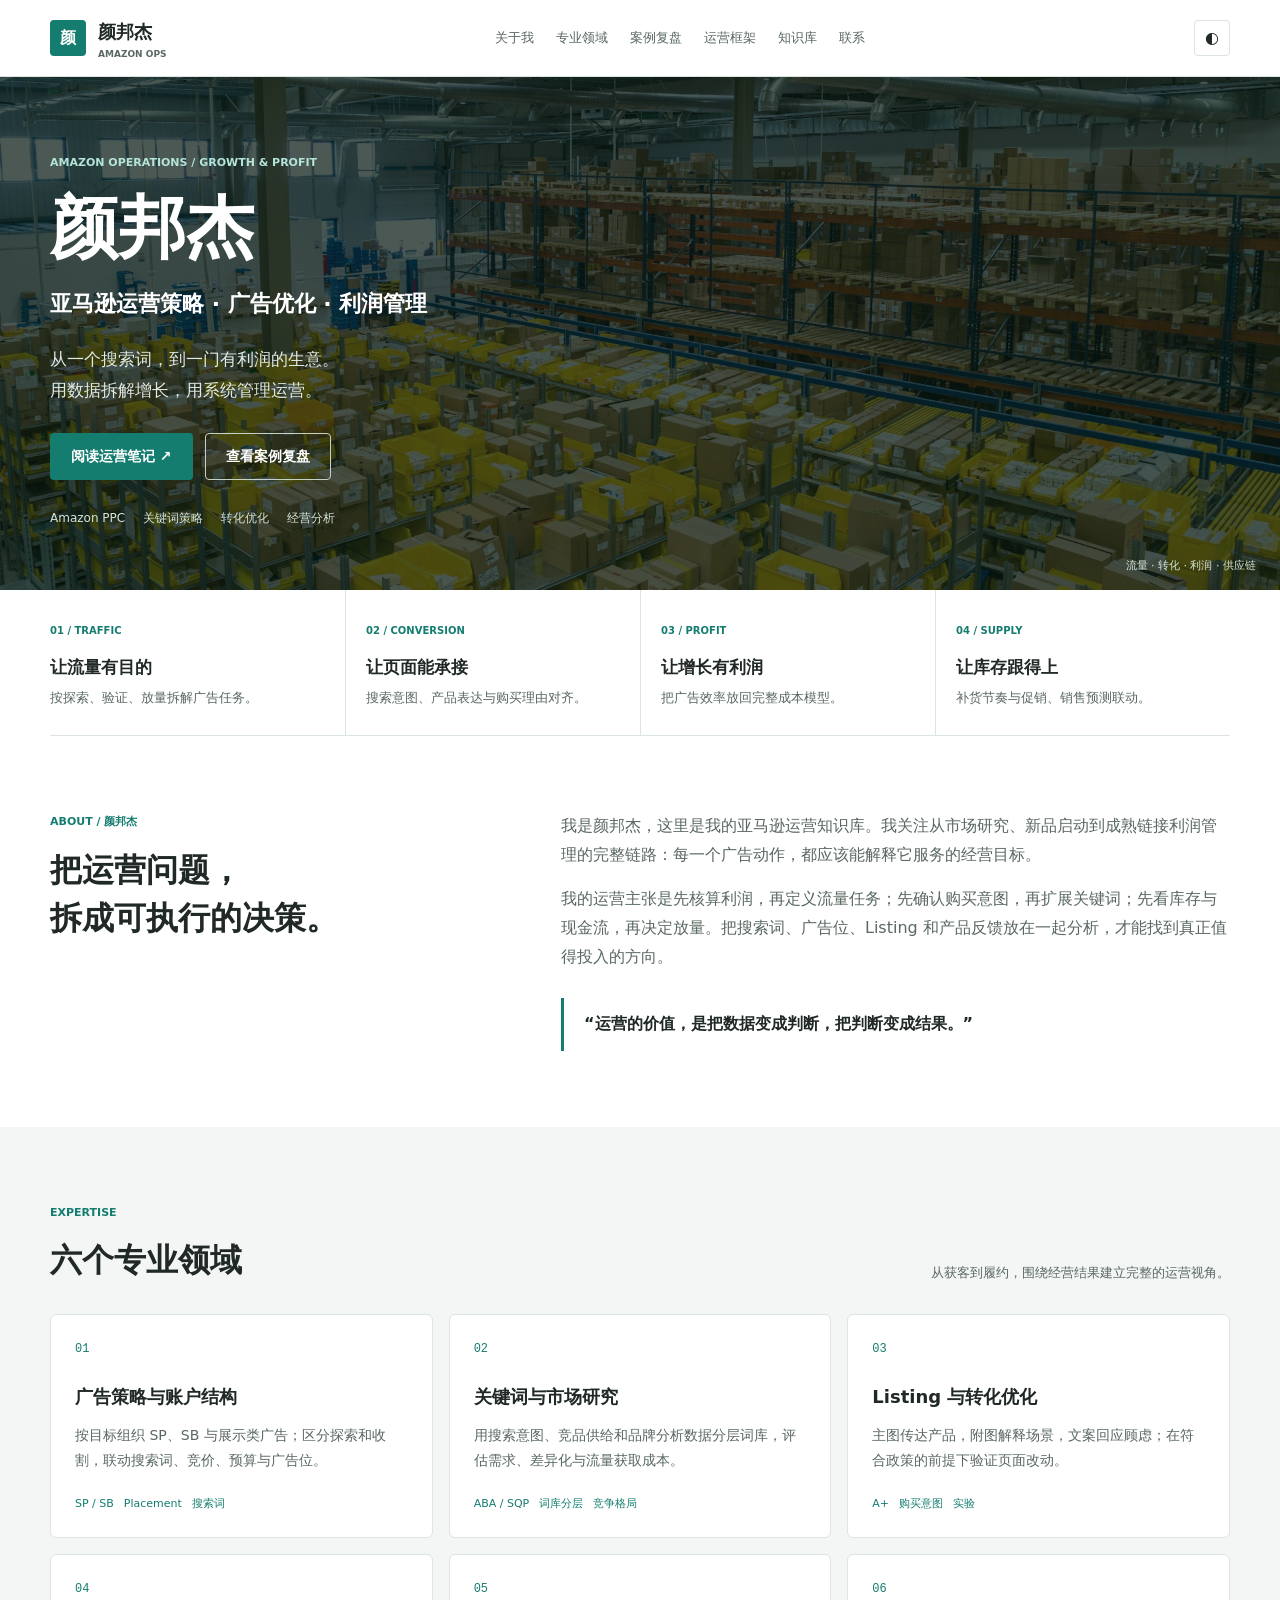
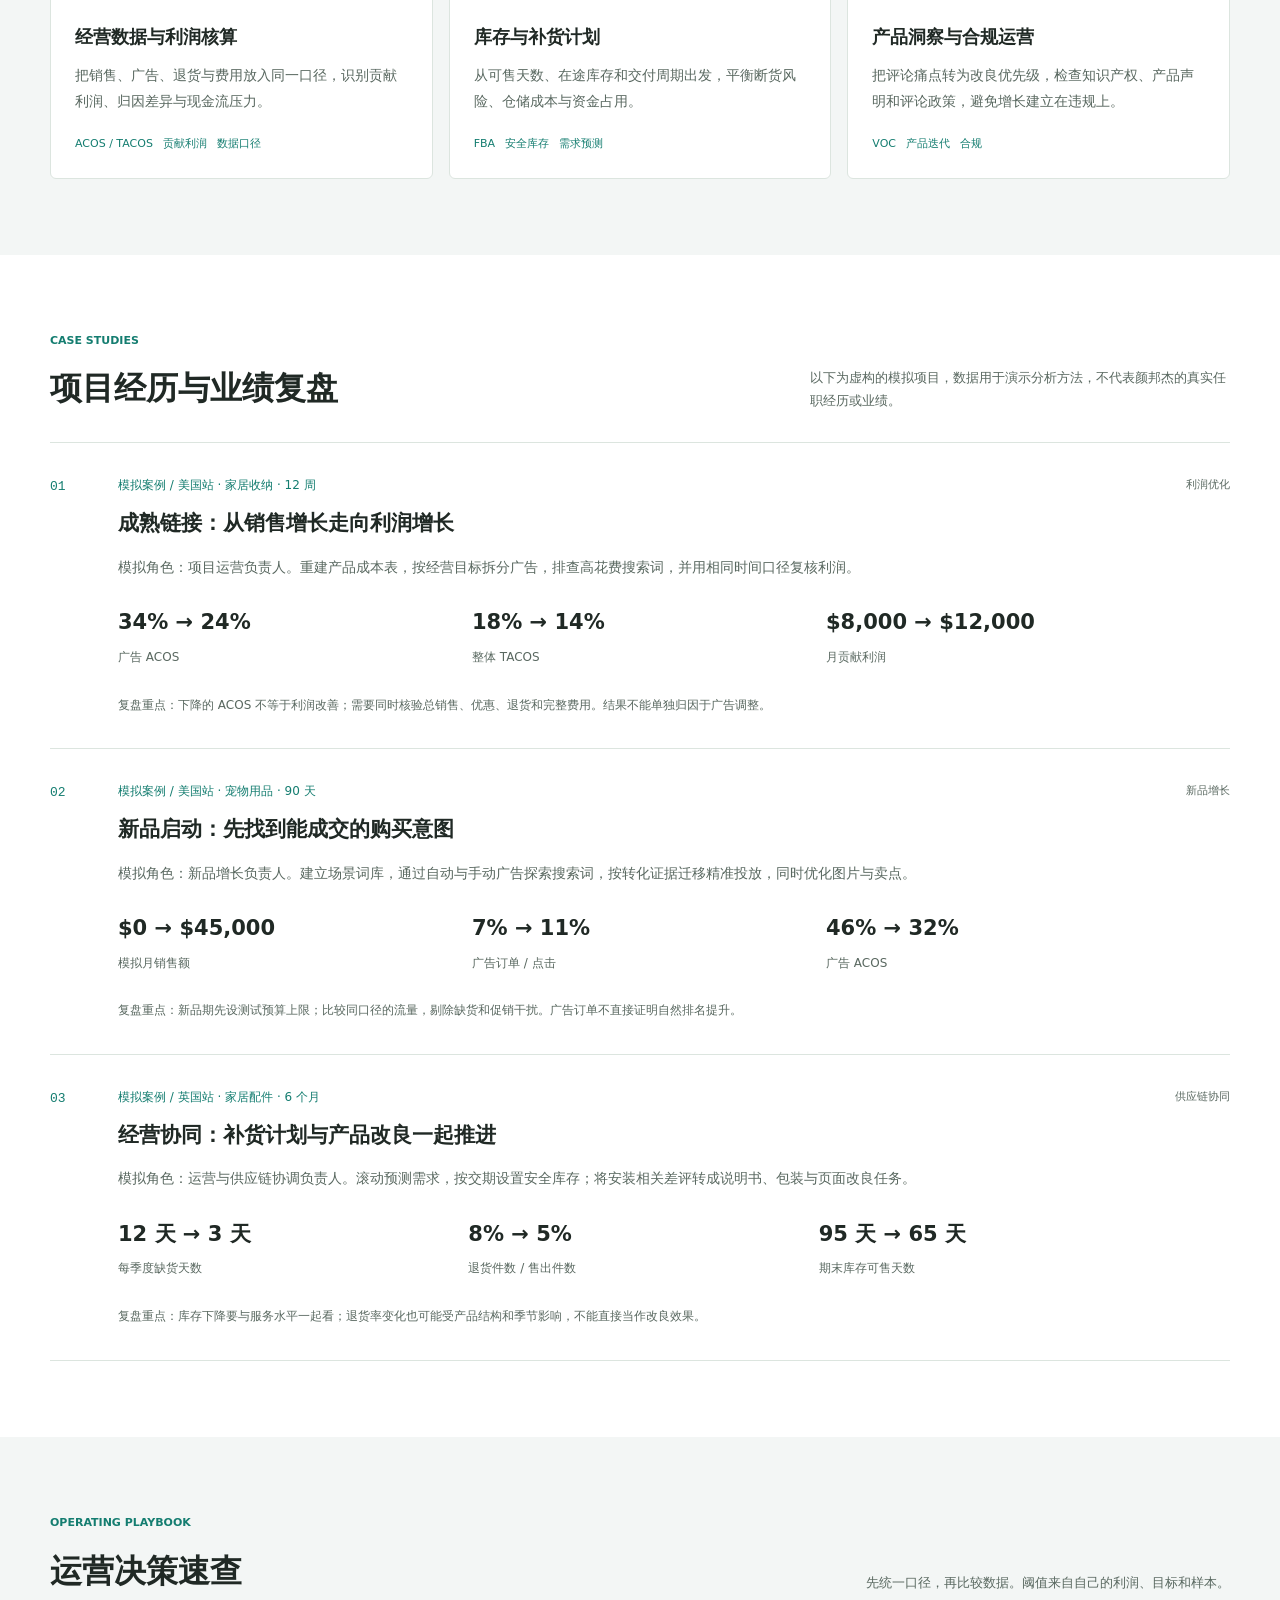
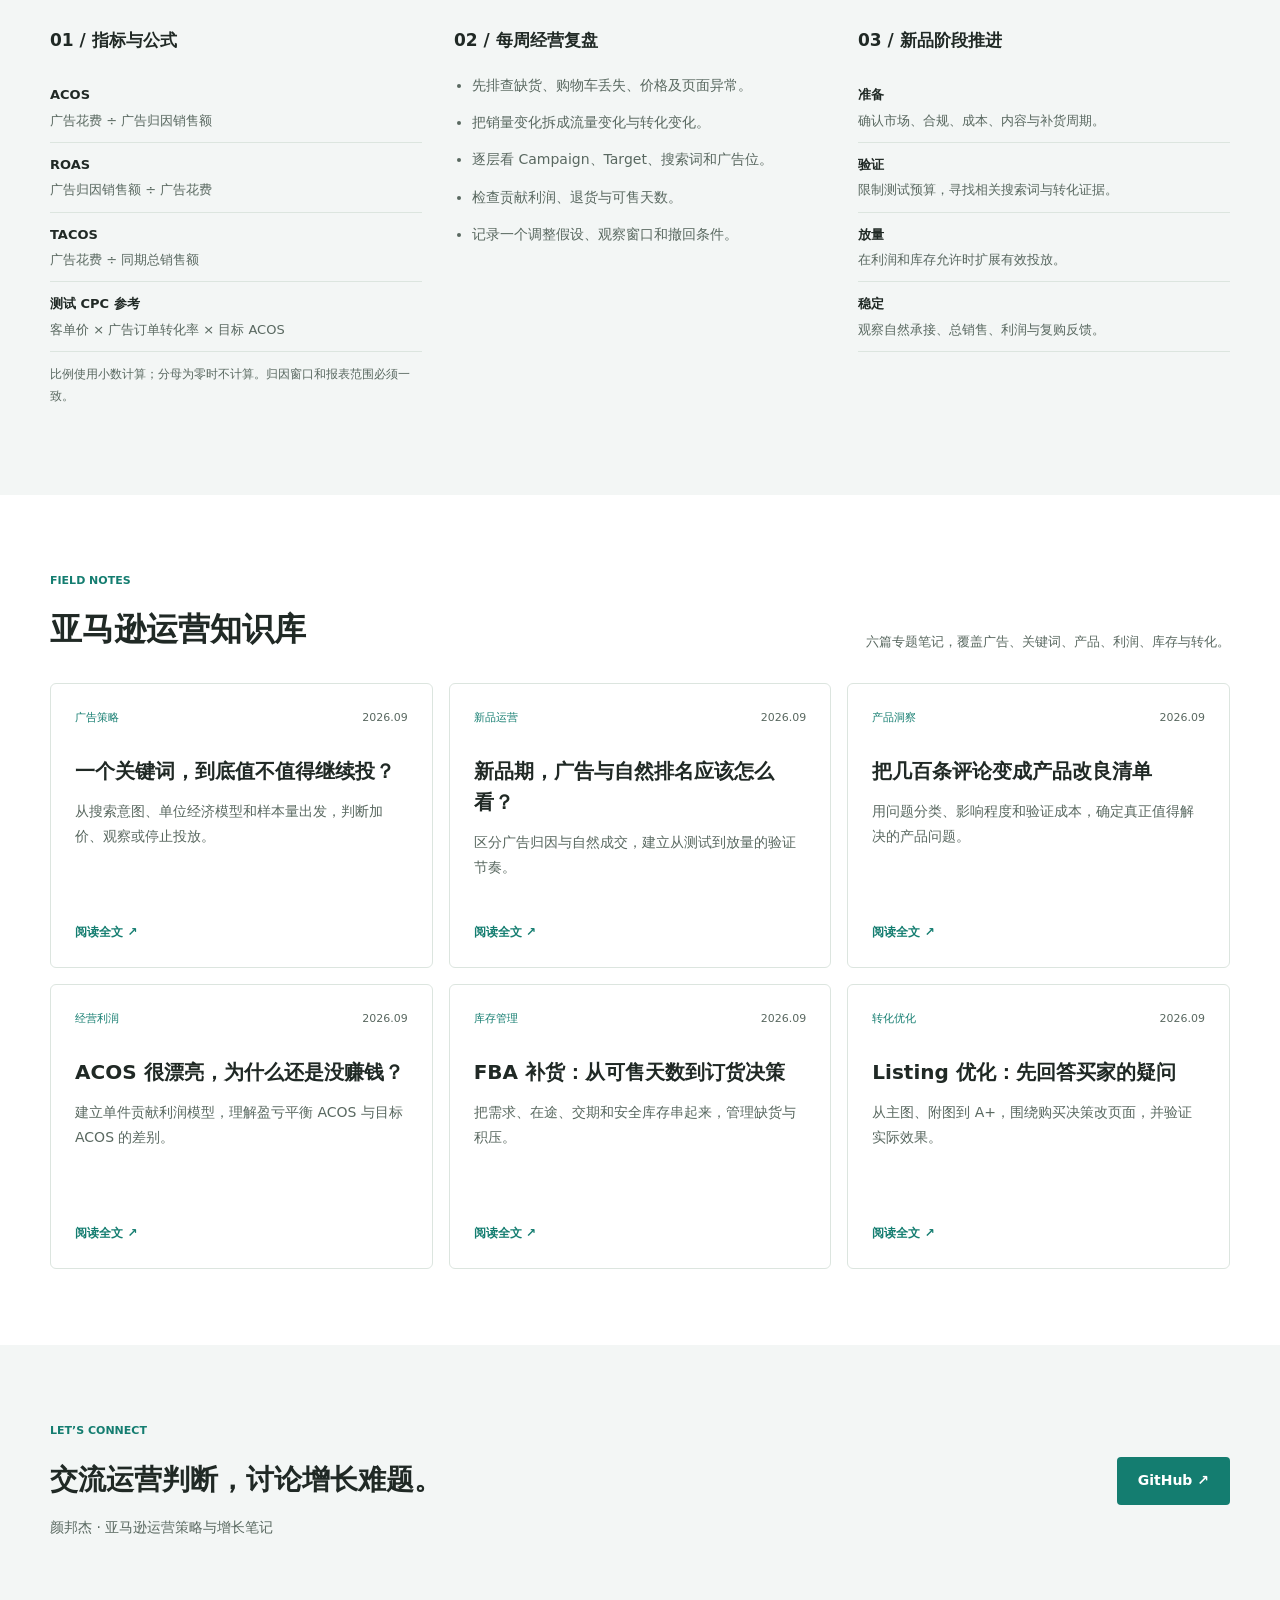
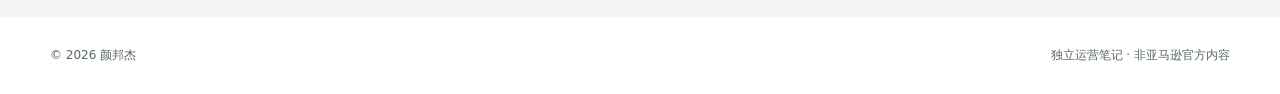
<file: index.html>
<!DOCTYPE html>
<html lang="zh-CN">
<head>
  <meta charset="UTF-8" />
  <meta name="viewport" content="width=device-width, initial-scale=1.0" />
  <meta name="description" content="颜邦杰的亚马逊运营知识库：广告策略、关键词研究、Listing优化、利润核算与库存管理，附模拟案例复盘。" />
  <meta name="keywords" content="颜邦杰, 亚马逊运营, Amazon PPC, 跨境电商, Listing, ACOS, 库存管理" />
  <meta name="author" content="颜邦杰" />
  <meta property="og:title" content="颜邦杰 | 亚马逊运营策略与增长笔记" />
  <meta property="og:description" content="从流量到利润，拆解亚马逊运营的每一个关键决策。" />
  <meta property="og:type" content="website" />
  <meta name="theme-color" content="#147d70" />
  <link rel="icon" href="assets/favicon.svg" type="image/svg+xml" />
  <link rel="stylesheet" href="styles.css" />
  <title>颜邦杰 | 亚马逊运营策略与增长笔记</title>
</head>
<body>
  <header class="site-header">
    <div class="container nav-wrap">
      <a class="brand" href="#top" aria-label="颜邦杰，返回首页"><span class="brand-mark">颜</span><span class="brand-text">颜邦杰 <small>AMAZON OPS</small></span></a>
      <nav class="nav" id="nav" aria-label="主导航">
        <a href="#about">关于我</a><a href="#skills">专业领域</a><a href="#projects">案例复盘</a><a href="#knowledge">运营框架</a><a href="#blog">知识库</a><a href="#contact">联系</a>
      </nav>
      <div class="nav-actions">
        <button class="icon-btn" id="themeToggle" aria-label="切换深浅色" title="切换深浅色" aria-pressed="false">◐</button>
        <button class="menu-btn" id="menuBtn" aria-label="打开菜单" title="导航菜单" aria-expanded="false" aria-controls="nav">☰</button>
      </div>
    </div>
  </header>
  <main id="top">
    <section class="hero section">
      <div class="container hero-copy">
        <div class="eyebrow">AMAZON OPERATIONS / GROWTH &amp; PROFIT</div>
        <h1 id="profileName">颜邦杰</h1>
        <p class="hero-subtitle" id="profileRole">亚马逊运营策略 · 广告优化 · 利润管理</p>
        <p class="hero-desc">从一个搜索词，到一门有利润的生意。<br>用数据拆解增长，用系统管理运营。</p>
        <div class="hero-actions"><a class="btn btn-primary" href="#blog">阅读运营笔记 ↗</a><a class="btn btn-ghost" href="#projects">查看案例复盘</a></div>
        <div class="hero-tags"><span>Amazon PPC</span><span>关键词策略</span><span>转化优化</span><span>经营分析</span></div>
      </div>
      <div class="hero-caption">流量 · 转化 · 利润 · 供应链</div>
    </section>
    <section class="section compact" aria-label="运营方法">
      <div class="container stat-grid">
        <div class="stat-card"><span class="stat-num">01 / TRAFFIC</span><strong>让流量有目的</strong><p>按探索、验证、放量拆解广告任务。</p></div>
        <div class="stat-card"><span class="stat-num">02 / CONVERSION</span><strong>让页面能承接</strong><p>搜索意图、产品表达与购买理由对齐。</p></div>
        <div class="stat-card"><span class="stat-num">03 / PROFIT</span><strong>让增长有利润</strong><p>把广告效率放回完整成本模型。</p></div>
        <div class="stat-card"><span class="stat-num">04 / SUPPLY</span><strong>让库存跟得上</strong><p>补货节奏与促销、销售预测联动。</p></div>
      </div>
    </section>
    <section class="section" id="about">
      <div class="container two-col">
        <div class="section-head"><div class="eyebrow">ABOUT / 颜邦杰</div><h2>把运营问题，<br>拆成可执行的决策。</h2></div>
        <div class="about-copy">
          <p>我是颜邦杰，这里是我的亚马逊运营知识库。我关注从市场研究、新品启动到成熟链接利润管理的完整链路：每一个广告动作，都应该能解释它服务的经营目标。</p>
          <p>我的运营主张是先核算利润，再定义流量任务；先确认购买意图，再扩展关键词；先看库存与现金流，再决定放量。把搜索词、广告位、Listing 和产品反馈放在一起分析，才能找到真正值得投入的方向。</p>
          <div class="quote">“运营的价值，是把数据变成判断，把判断变成结果。”</div>
        </div>
      </div>
    </section>
    <section class="section band" id="skills">
      <div class="container">
        <div class="section-head inline-head"><div><div class="eyebrow">EXPERTISE</div><h2>六个专业领域</h2></div><p>从获客到履约，围绕经营结果建立完整的运营视角。</p></div>
        <div class="card-grid three">
          <article class="info-card"><div class="card-icon">01</div><h3>广告策略与账户结构</h3><p>按目标组织 SP、SB 与展示类广告；区分探索和收割，联动搜索词、竞价、预算与广告位。</p><div class="mini-tags"><span>SP / SB</span><span>Placement</span><span>搜索词</span></div></article>
          <article class="info-card"><div class="card-icon">02</div><h3>关键词与市场研究</h3><p>用搜索意图、竞品供给和品牌分析数据分层词库，评估需求、差异化与流量获取成本。</p><div class="mini-tags"><span>ABA / SQP</span><span>词库分层</span><span>竞争格局</span></div></article>
          <article class="info-card"><div class="card-icon">03</div><h3>Listing 与转化优化</h3><p>主图传达产品，附图解释场景，文案回应顾虑；在符合政策的前提下验证页面改动。</p><div class="mini-tags"><span>A+</span><span>购买意图</span><span>实验</span></div></article>
          <article class="info-card"><div class="card-icon">04</div><h3>经营数据与利润核算</h3><p>把销售、广告、退货与费用放入同一口径，识别贡献利润、归因差异与现金流压力。</p><div class="mini-tags"><span>ACOS / TACOS</span><span>贡献利润</span><span>数据口径</span></div></article>
          <article class="info-card"><div class="card-icon">05</div><h3>库存与补货计划</h3><p>从可售天数、在途库存和交付周期出发，平衡断货风险、仓储成本与资金占用。</p><div class="mini-tags"><span>FBA</span><span>安全库存</span><span>需求预测</span></div></article>
          <article class="info-card"><div class="card-icon">06</div><h3>产品洞察与合规运营</h3><p>把评论痛点转为改良优先级，检查知识产权、产品声明和评论政策，避免增长建立在违规上。</p><div class="mini-tags"><span>VOC</span><span>产品迭代</span><span>合规</span></div></article>
        </div>
      </div>
    </section>
    <section class="section" id="projects">
      <div class="container">
        <div class="section-head inline-head"><div><div class="eyebrow">CASE STUDIES</div><h2>项目经历与业绩复盘</h2></div><p>以下为虚构的模拟项目，数据用于演示分析方法，不代表颜邦杰的真实任职经历或业绩。</p></div>
        <div class="project-list">
          <article class="project"><div class="project-index">01</div><div><div class="case-label">模拟案例 / 美国站 · 家居收纳 · 12 周</div><h3>成熟链接：从销售增长走向利润增长</h3><p>模拟角色：项目运营负责人。重建产品成本表，按经营目标拆分广告，排查高花费搜索词，并用相同时间口径复核利润。</p><div class="case-results"><div><strong>34% → 24%</strong><span>广告 ACOS</span></div><div><strong>18% → 14%</strong><span>整体 TACOS</span></div><div><strong>$8,000 → $12,000</strong><span>月贡献利润</span></div></div><p class="case-detail">复盘重点：下降的 ACOS 不等于利润改善；需要同时核验总销售、优惠、退货和完整费用。结果不能单独归因于广告调整。</p></div><span class="project-tag">利润优化</span></article>
          <article class="project"><div class="project-index">02</div><div><div class="case-label">模拟案例 / 美国站 · 宠物用品 · 90 天</div><h3>新品启动：先找到能成交的购买意图</h3><p>模拟角色：新品增长负责人。建立场景词库，通过自动与手动广告探索搜索词，按转化证据迁移精准投放，同时优化图片与卖点。</p><div class="case-results"><div><strong>$0 → $45,000</strong><span>模拟月销售额</span></div><div><strong>7% → 11%</strong><span>广告订单 / 点击</span></div><div><strong>46% → 32%</strong><span>广告 ACOS</span></div></div><p class="case-detail">复盘重点：新品期先设测试预算上限；比较同口径的流量，剔除缺货和促销干扰。广告订单不直接证明自然排名提升。</p></div><span class="project-tag">新品增长</span></article>
          <article class="project"><div class="project-index">03</div><div><div class="case-label">模拟案例 / 英国站 · 家居配件 · 6 个月</div><h3>经营协同：补货计划与产品改良一起推进</h3><p>模拟角色：运营与供应链协调负责人。滚动预测需求，按交期设置安全库存；将安装相关差评转成说明书、包装与页面改良任务。</p><div class="case-results"><div><strong>12 天 → 3 天</strong><span>每季度缺货天数</span></div><div><strong>8% → 5%</strong><span>退货件数 / 售出件数</span></div><div><strong>95 天 → 65 天</strong><span>期末库存可售天数</span></div></div><p class="case-detail">复盘重点：库存下降要与服务水平一起看；退货率变化也可能受产品结构和季节影响，不能直接当作改良效果。</p></div><span class="project-tag">供应链协同</span></article>
        </div>
      </div>
    </section>
    <section class="section band" id="knowledge">
      <div class="container">
        <div class="section-head inline-head"><div><div class="eyebrow">OPERATING PLAYBOOK</div><h2>运营决策速查</h2></div><p>先统一口径，再比较数据。阈值来自自己的利润、目标和样本。</p></div>
        <div class="playbook-grid">
          <article><h3>01 / 指标与公式</h3><dl class="formula-list"><div><dt>ACOS</dt><dd>广告花费 ÷ 广告归因销售额</dd></div><div><dt>ROAS</dt><dd>广告归因销售额 ÷ 广告花费</dd></div><div><dt>TACOS</dt><dd>广告花费 ÷ 同期总销售额</dd></div><div><dt>测试 CPC 参考</dt><dd>客单价 × 广告订单转化率 × 目标 ACOS</dd></div></dl><p class="muted small">比例使用小数计算；分母为零时不计算。归因窗口和报表范围必须一致。</p></article>
          <article><h3>02 / 每周经营复盘</h3><ul class="check-list"><li>先排查缺货、购物车丢失、价格及页面异常。</li><li>把销量变化拆成流量变化与转化变化。</li><li>逐层看 Campaign、Target、搜索词和广告位。</li><li>检查贡献利润、退货与可售天数。</li><li>记录一个调整假设、观察窗口和撤回条件。</li></ul></article>
          <article><h3>03 / 新品阶段推进</h3><dl class="phase-list"><div><dt>准备</dt><dd>确认市场、合规、成本、内容与补货周期。</dd></div><div><dt>验证</dt><dd>限制测试预算，寻找相关搜索词与转化证据。</dd></div><div><dt>放量</dt><dd>在利润和库存允许时扩展有效投放。</dd></div><div><dt>稳定</dt><dd>观察自然承接、总销售、利润与复购反馈。</dd></div></dl></article>
        </div>
      </div>
    </section>
    <section class="section" id="blog">
      <div class="container">
        <div class="section-head inline-head"><div><div class="eyebrow">FIELD NOTES</div><h2>亚马逊运营知识库</h2></div><p>六篇专题笔记，覆盖广告、关键词、产品、利润、库存与转化。</p></div>
        <div class="blog-grid">
          <a class="post-card" href="posts/keyword-value.html"><div class="post-meta"><span>广告策略</span><time datetime="2026-09-30">2026.09</time></div><h3>一个关键词，到底值不值得继续投？</h3><p>从搜索意图、单位经济模型和样本量出发，判断加价、观察或停止投放。</p><div class="read-more">阅读全文 ↗</div></a>
          <a class="post-card" href="posts/natural-rank.html"><div class="post-meta"><span>新品运营</span><time datetime="2026-09-30">2026.09</time></div><h3>新品期，广告与自然排名应该怎么看？</h3><p>区分广告归因与自然成交，建立从测试到放量的验证节奏。</p><div class="read-more">阅读全文 ↗</div></a>
          <a class="post-card" href="posts/review-insight.html"><div class="post-meta"><span>产品洞察</span><time datetime="2026-09-30">2026.09</time></div><h3>把几百条评论变成产品改良清单</h3><p>用问题分类、影响程度和验证成本，确定真正值得解决的产品问题。</p><div class="read-more">阅读全文 ↗</div></a>
          <a class="post-card" href="posts/profit-model.html"><div class="post-meta"><span>经营利润</span><time datetime="2026-09-30">2026.09</time></div><h3>ACOS 很漂亮，为什么还是没赚钱？</h3><p>建立单件贡献利润模型，理解盈亏平衡 ACOS 与目标 ACOS 的差别。</p><div class="read-more">阅读全文 ↗</div></a>
          <a class="post-card" href="posts/inventory-planning.html"><div class="post-meta"><span>库存管理</span><time datetime="2026-09-30">2026.09</time></div><h3>FBA 补货：从可售天数到订货决策</h3><p>把需求、在途、交期和安全库存串起来，管理缺货与积压。</p><div class="read-more">阅读全文 ↗</div></a>
          <a class="post-card" href="posts/listing-conversion.html"><div class="post-meta"><span>转化优化</span><time datetime="2026-09-30">2026.09</time></div><h3>Listing 优化：先回答买家的疑问</h3><p>从主图、附图到 A+，围绕购买决策改页面，并验证实际效果。</p><div class="read-more">阅读全文 ↗</div></a>
        </div>
      </div>
    </section>
    <section class="section contact-section band" id="contact">
      <div class="container contact-box"><div><div class="eyebrow">LET’S CONNECT</div><h2>交流运营判断，讨论增长难题。</h2><p>颜邦杰 · 亚马逊运营策略与增长笔记</p></div><div class="contact-actions"><a class="btn btn-primary" id="githubLink" href="https://github.com/jyhxqbc" target="_blank" rel="noopener noreferrer">GitHub ↗</a><a class="btn btn-ghost" id="emailLink" href="mailto:" hidden>发送邮件</a></div></div>
    </section>
  </main>
  <footer><div class="container footer-wrap"><span>© <span id="year">2026</span> <span id="footerName">颜邦杰</span></span><span>独立运营笔记 · 非亚马逊官方内容</span></div></footer>
  <script src="site-config.js"></script><script src="script.js"></script>
</body>
</html>
</file>
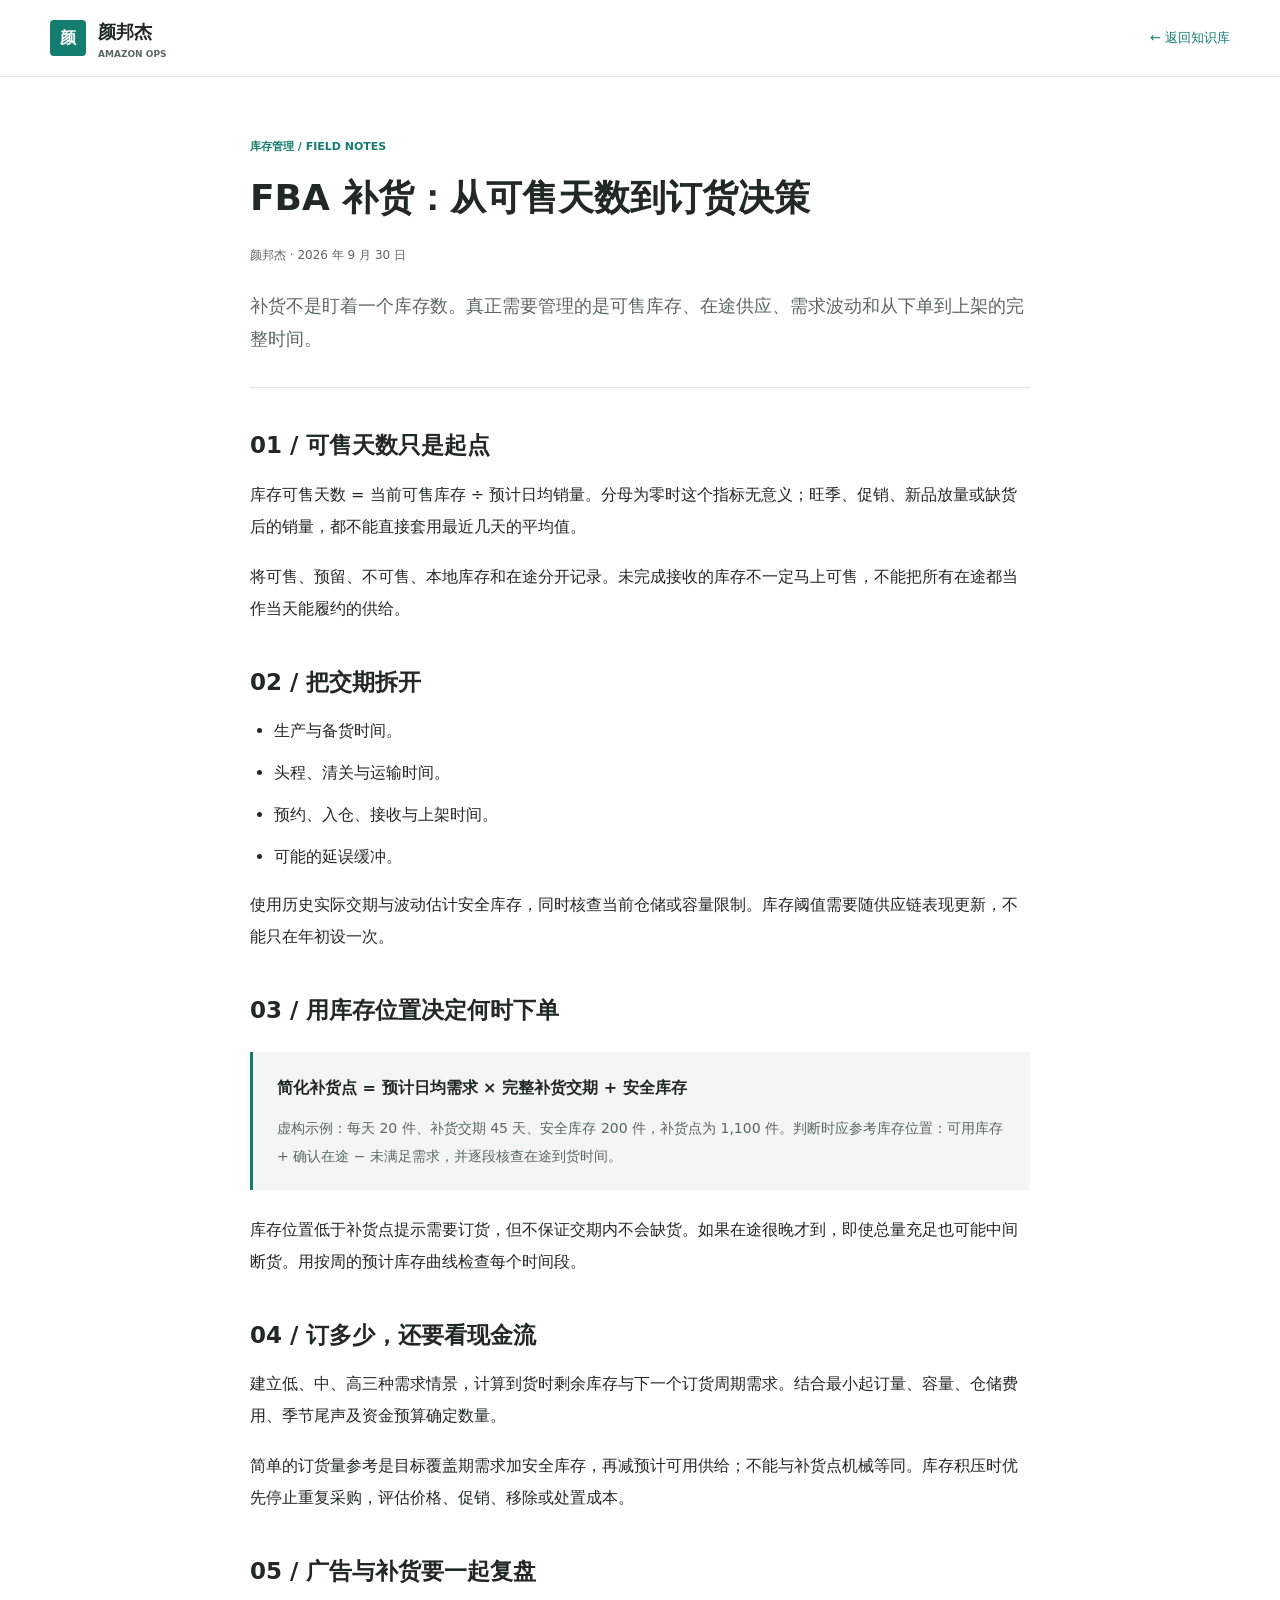
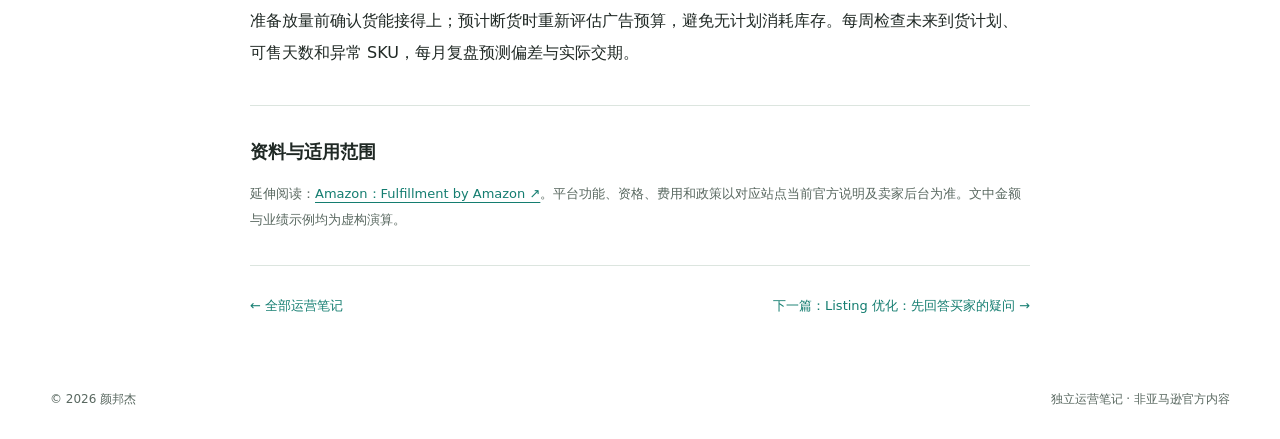
<file: posts/inventory-planning.html>
<!DOCTYPE html>
<html lang="zh-CN">
<head>
  <meta charset="UTF-8" />
  <meta name="viewport" content="width=device-width, initial-scale=1.0" />
  <meta name="author" content="颜邦杰" />
  <meta name="description" content="补货不是盯着一个库存数。真正需要管理的是可售库存、在途供应、需求波动和从下单到上架的完整时间。" />
  <title>FBA 补货：从可售天数到订货决策 | 颜邦杰</title>
  <link rel="icon" href="../assets/favicon.svg" type="image/svg+xml" />
  <link rel="stylesheet" href="../styles.css" />
  <link rel="stylesheet" href="post.css" />
</head>
<body>
  <header class="site-header"><div class="container nav-wrap"><a class="brand" href="../index.html"><span class="brand-mark">颜</span><span class="brand-text">颜邦杰 <small>AMAZON OPS</small></span></a><a class="back-link" href="../index.html#blog">← 返回知识库</a></div></header>
  <main class="article-wrap">
    <article>
      <header class="article-header"><div class="eyebrow">库存管理 / FIELD NOTES</div><h1>FBA 补货：从可售天数到订货决策</h1><p class="article-meta">颜邦杰 · <time datetime="2026-09-30">2026 年 9 月 30 日</time></p><p class="article-lead">补货不是盯着一个库存数。真正需要管理的是可售库存、在途供应、需求波动和从下单到上架的完整时间。</p></header>
      <div class="article-body">
<h2>01 / 可售天数只是起点</h2>
<p>库存可售天数 = 当前可售库存 ÷ 预计日均销量。分母为零时这个指标无意义；旺季、促销、新品放量或缺货后的销量，都不能直接套用最近几天的平均值。</p>
<p>将可售、预留、不可售、本地库存和在途分开记录。未完成接收的库存不一定马上可售，不能把所有在途都当作当天能履约的供给。</p>
<h2>02 / 把交期拆开</h2>
<ul><li>生产与备货时间。</li><li>头程、清关与运输时间。</li><li>预约、入仓、接收与上架时间。</li><li>可能的延误缓冲。</li></ul>
<p>使用历史实际交期与波动估计安全库存，同时核查当前仓储或容量限制。库存阈值需要随供应链表现更新，不能只在年初设一次。</p>
<h2>03 / 用库存位置决定何时下单</h2>
<div class="callout"><strong>简化补货点 = 预计日均需求 × 完整补货交期 + 安全库存</strong><p>虚构示例：每天 20 件、补货交期 45 天、安全库存 200 件，补货点为 1,100 件。判断时应参考库存位置：可用库存 + 确认在途 − 未满足需求，并逐段核查在途到货时间。</p></div>
<p>库存位置低于补货点提示需要订货，但不保证交期内不会缺货。如果在途很晚才到，即使总量充足也可能中间断货。用按周的预计库存曲线检查每个时间段。</p>
<h2>04 / 订多少，还要看现金流</h2>
<p>建立低、中、高三种需求情景，计算到货时剩余库存与下一个订货周期需求。结合最小起订量、容量、仓储费用、季节尾声及资金预算确定数量。</p>
<p>简单的订货量参考是目标覆盖期需求加安全库存，再减预计可用供给；不能与补货点机械等同。库存积压时优先停止重复采购，评估价格、促销、移除或处置成本。</p>
<h2>05 / 广告与补货要一起复盘</h2>
<p>准备放量前确认货能接得上；预计断货时重新评估广告预算，避免无计划消耗库存。每周检查未来到货计划、可售天数和异常 SKU，每月复盘预测偏差与实际交期。</p>

        <section class="article-source"><h2>资料与适用范围</h2><p>延伸阅读：<a href="https://sell.amazon.com/fulfillment-by-amazon" target="_blank" rel="noopener noreferrer">Amazon：Fulfillment by Amazon ↗</a>。平台功能、资格、费用和政策以对应站点当前官方说明及卖家后台为准。文中金额与业绩示例均为虚构演算。</p></section>
      </div>
    </article>
    <nav class="article-nav" aria-label="文章导航"><a href="../index.html#blog">← 全部运营笔记</a><a href="listing-conversion.html">下一篇：Listing 优化：先回答买家的疑问 →</a></nav>
  </main>
  <footer><div class="container footer-wrap"><span>© 2026 颜邦杰</span><span>独立运营笔记 · 非亚马逊官方内容</span></div></footer>
</body>
</html>
</file>
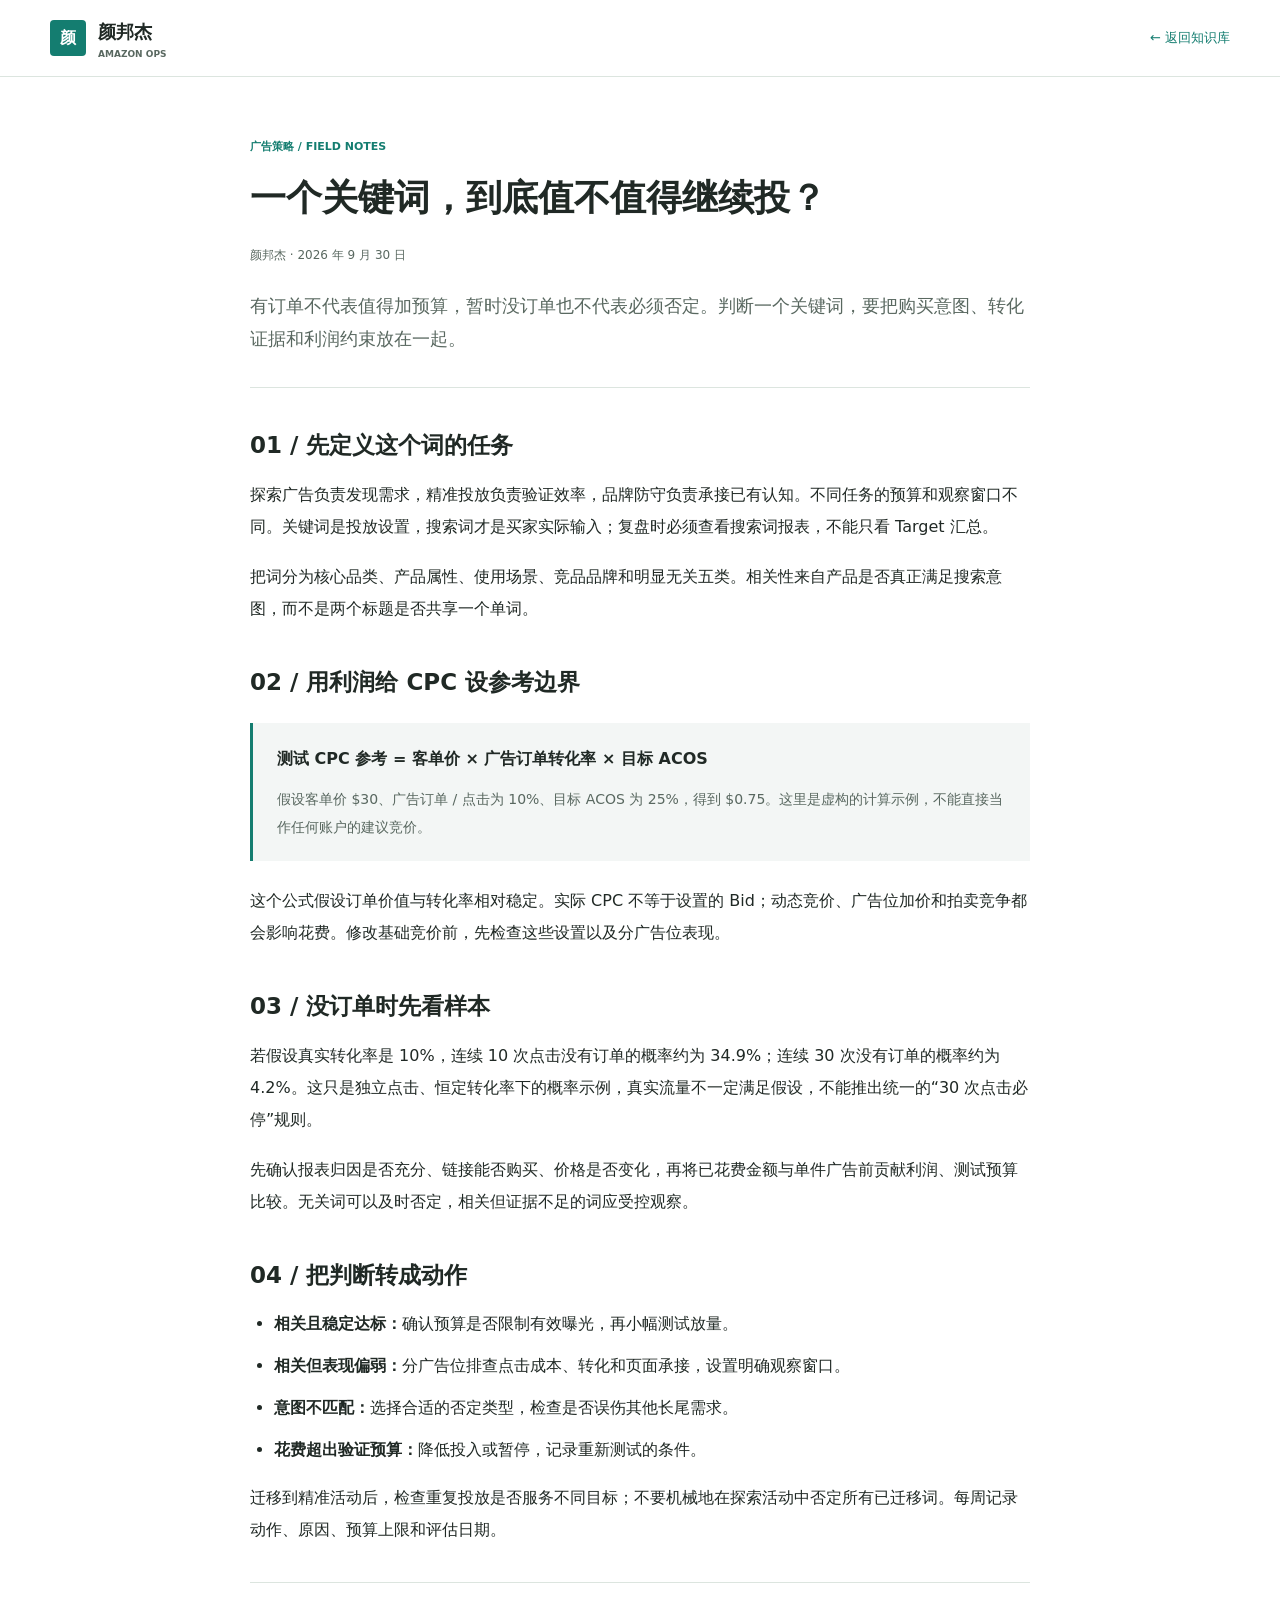
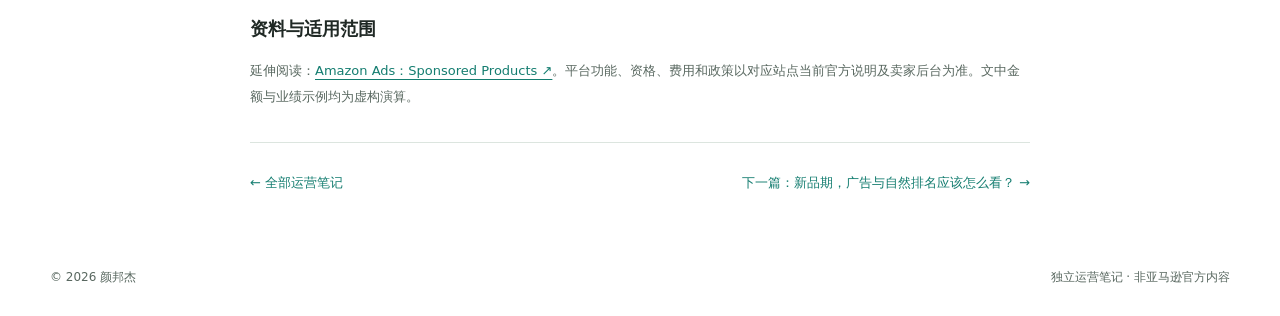
<file: posts/keyword-value.html>
<!DOCTYPE html>
<html lang="zh-CN">
<head>
  <meta charset="UTF-8" />
  <meta name="viewport" content="width=device-width, initial-scale=1.0" />
  <meta name="author" content="颜邦杰" />
  <meta name="description" content="有订单不代表值得加预算，暂时没订单也不代表必须否定。判断一个关键词，要把购买意图、转化证据和利润约束放在一起。" />
  <title>一个关键词，到底值不值得继续投？ | 颜邦杰</title>
  <link rel="icon" href="../assets/favicon.svg" type="image/svg+xml" />
  <link rel="stylesheet" href="../styles.css" />
  <link rel="stylesheet" href="post.css" />
</head>
<body>
  <header class="site-header"><div class="container nav-wrap"><a class="brand" href="../index.html"><span class="brand-mark">颜</span><span class="brand-text">颜邦杰 <small>AMAZON OPS</small></span></a><a class="back-link" href="../index.html#blog">← 返回知识库</a></div></header>
  <main class="article-wrap">
    <article>
      <header class="article-header"><div class="eyebrow">广告策略 / FIELD NOTES</div><h1>一个关键词，到底值不值得继续投？</h1><p class="article-meta">颜邦杰 · <time datetime="2026-09-30">2026 年 9 月 30 日</time></p><p class="article-lead">有订单不代表值得加预算，暂时没订单也不代表必须否定。判断一个关键词，要把购买意图、转化证据和利润约束放在一起。</p></header>
      <div class="article-body">
<h2>01 / 先定义这个词的任务</h2>
<p>探索广告负责发现需求，精准投放负责验证效率，品牌防守负责承接已有认知。不同任务的预算和观察窗口不同。关键词是投放设置，搜索词才是买家实际输入；复盘时必须查看搜索词报表，不能只看 Target 汇总。</p>
<p>把词分为核心品类、产品属性、使用场景、竞品品牌和明显无关五类。相关性来自产品是否真正满足搜索意图，而不是两个标题是否共享一个单词。</p>
<h2>02 / 用利润给 CPC 设参考边界</h2>
<div class="callout"><strong>测试 CPC 参考 = 客单价 × 广告订单转化率 × 目标 ACOS</strong><p>假设客单价 $30、广告订单 / 点击为 10%、目标 ACOS 为 25%，得到 $0.75。这里是虚构的计算示例，不能直接当作任何账户的建议竞价。</p></div>
<p>这个公式假设订单价值与转化率相对稳定。实际 CPC 不等于设置的 Bid；动态竞价、广告位加价和拍卖竞争都会影响花费。修改基础竞价前，先检查这些设置以及分广告位表现。</p>
<h2>03 / 没订单时先看样本</h2>
<p>若假设真实转化率是 10%，连续 10 次点击没有订单的概率约为 34.9%；连续 30 次没有订单的概率约为 4.2%。这只是独立点击、恒定转化率下的概率示例，真实流量不一定满足假设，不能推出统一的“30 次点击必停”规则。</p>
<p>先确认报表归因是否充分、链接能否购买、价格是否变化，再将已花费金额与单件广告前贡献利润、测试预算比较。无关词可以及时否定，相关但证据不足的词应受控观察。</p>
<h2>04 / 把判断转成动作</h2>
<ul><li><strong>相关且稳定达标：</strong>确认预算是否限制有效曝光，再小幅测试放量。</li><li><strong>相关但表现偏弱：</strong>分广告位排查点击成本、转化和页面承接，设置明确观察窗口。</li><li><strong>意图不匹配：</strong>选择合适的否定类型，检查是否误伤其他长尾需求。</li><li><strong>花费超出验证预算：</strong>降低投入或暂停，记录重新测试的条件。</li></ul>
<p>迁移到精准活动后，检查重复投放是否服务不同目标；不要机械地在探索活动中否定所有已迁移词。每周记录动作、原因、预算上限和评估日期。</p>

        <section class="article-source"><h2>资料与适用范围</h2><p>延伸阅读：<a href="https://advertising.amazon.com/library/guides/sponsored-products" target="_blank" rel="noopener noreferrer">Amazon Ads：Sponsored Products ↗</a>。平台功能、资格、费用和政策以对应站点当前官方说明及卖家后台为准。文中金额与业绩示例均为虚构演算。</p></section>
      </div>
    </article>
    <nav class="article-nav" aria-label="文章导航"><a href="../index.html#blog">← 全部运营笔记</a><a href="natural-rank.html">下一篇：新品期，广告与自然排名应该怎么看？ →</a></nav>
  </main>
  <footer><div class="container footer-wrap"><span>© 2026 颜邦杰</span><span>独立运营笔记 · 非亚马逊官方内容</span></div></footer>
</body>
</html>
</file>
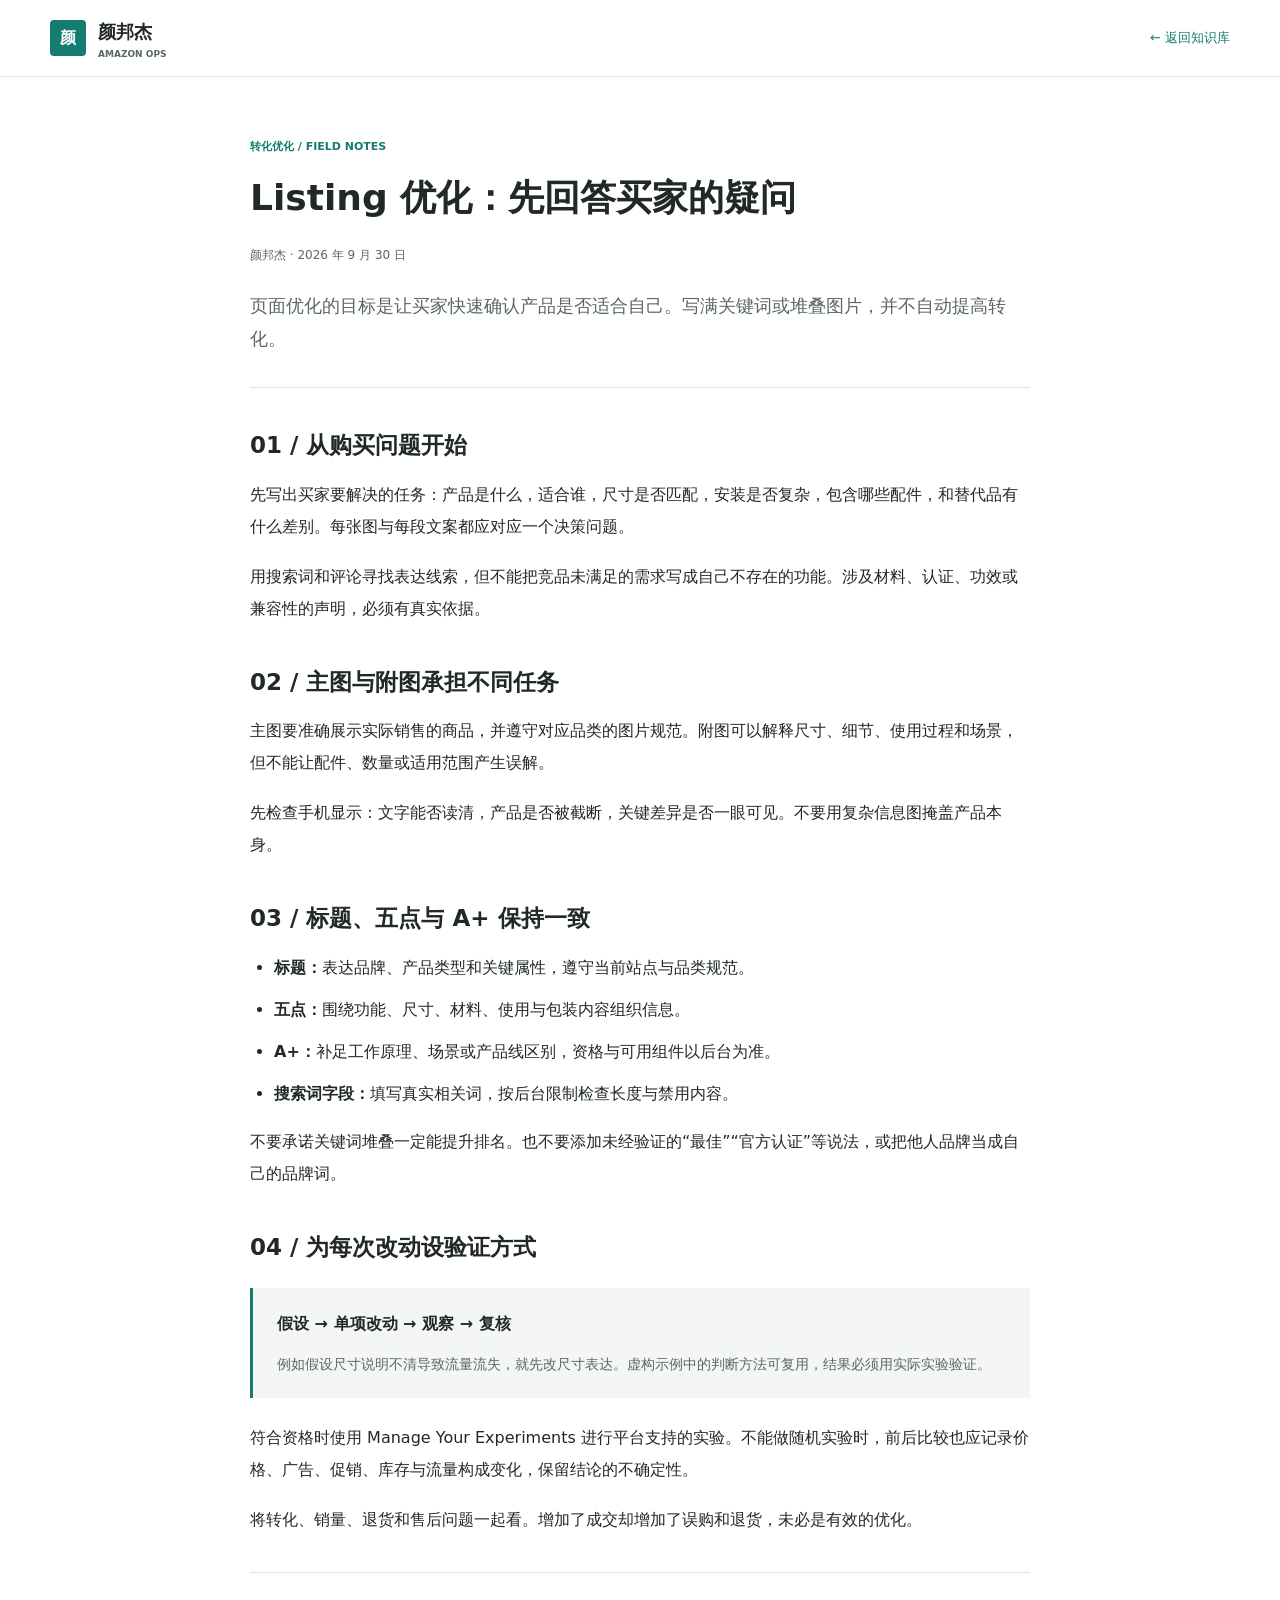
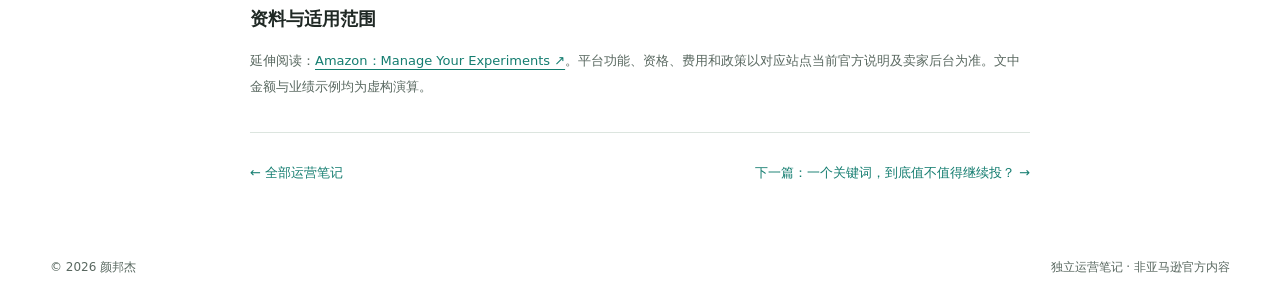
<file: posts/listing-conversion.html>
<!DOCTYPE html>
<html lang="zh-CN">
<head>
  <meta charset="UTF-8" />
  <meta name="viewport" content="width=device-width, initial-scale=1.0" />
  <meta name="author" content="颜邦杰" />
  <meta name="description" content="页面优化的目标是让买家快速确认产品是否适合自己。写满关键词或堆叠图片，并不自动提高转化。" />
  <title>Listing 优化：先回答买家的疑问 | 颜邦杰</title>
  <link rel="icon" href="../assets/favicon.svg" type="image/svg+xml" />
  <link rel="stylesheet" href="../styles.css" />
  <link rel="stylesheet" href="post.css" />
</head>
<body>
  <header class="site-header"><div class="container nav-wrap"><a class="brand" href="../index.html"><span class="brand-mark">颜</span><span class="brand-text">颜邦杰 <small>AMAZON OPS</small></span></a><a class="back-link" href="../index.html#blog">← 返回知识库</a></div></header>
  <main class="article-wrap">
    <article>
      <header class="article-header"><div class="eyebrow">转化优化 / FIELD NOTES</div><h1>Listing 优化：先回答买家的疑问</h1><p class="article-meta">颜邦杰 · <time datetime="2026-09-30">2026 年 9 月 30 日</time></p><p class="article-lead">页面优化的目标是让买家快速确认产品是否适合自己。写满关键词或堆叠图片，并不自动提高转化。</p></header>
      <div class="article-body">
<h2>01 / 从购买问题开始</h2>
<p>先写出买家要解决的任务：产品是什么，适合谁，尺寸是否匹配，安装是否复杂，包含哪些配件，和替代品有什么差别。每张图与每段文案都应对应一个决策问题。</p>
<p>用搜索词和评论寻找表达线索，但不能把竞品未满足的需求写成自己不存在的功能。涉及材料、认证、功效或兼容性的声明，必须有真实依据。</p>
<h2>02 / 主图与附图承担不同任务</h2>
<p>主图要准确展示实际销售的商品，并遵守对应品类的图片规范。附图可以解释尺寸、细节、使用过程和场景，但不能让配件、数量或适用范围产生误解。</p>
<p>先检查手机显示：文字能否读清，产品是否被截断，关键差异是否一眼可见。不要用复杂信息图掩盖产品本身。</p>
<h2>03 / 标题、五点与 A+ 保持一致</h2>
<ul><li><strong>标题：</strong>表达品牌、产品类型和关键属性，遵守当前站点与品类规范。</li><li><strong>五点：</strong>围绕功能、尺寸、材料、使用与包装内容组织信息。</li><li><strong>A+：</strong>补足工作原理、场景或产品线区别，资格与可用组件以后台为准。</li><li><strong>搜索词字段：</strong>填写真实相关词，按后台限制检查长度与禁用内容。</li></ul>
<p>不要承诺关键词堆叠一定能提升排名。也不要添加未经验证的“最佳”“官方认证”等说法，或把他人品牌当成自己的品牌词。</p>
<h2>04 / 为每次改动设验证方式</h2>
<div class="callout"><strong>假设 → 单项改动 → 观察 → 复核</strong><p>例如假设尺寸说明不清导致流量流失，就先改尺寸表达。虚构示例中的判断方法可复用，结果必须用实际实验验证。</p></div>
<p>符合资格时使用 Manage Your Experiments 进行平台支持的实验。不能做随机实验时，前后比较也应记录价格、广告、促销、库存与流量构成变化，保留结论的不确定性。</p>
<p>将转化、销量、退货和售后问题一起看。增加了成交却增加了误购和退货，未必是有效的优化。</p>

        <section class="article-source"><h2>资料与适用范围</h2><p>延伸阅读：<a href="https://sell.amazon.com/tools/manage-your-experiments" target="_blank" rel="noopener noreferrer">Amazon：Manage Your Experiments ↗</a>。平台功能、资格、费用和政策以对应站点当前官方说明及卖家后台为准。文中金额与业绩示例均为虚构演算。</p></section>
      </div>
    </article>
    <nav class="article-nav" aria-label="文章导航"><a href="../index.html#blog">← 全部运营笔记</a><a href="keyword-value.html">下一篇：一个关键词，到底值不值得继续投？ →</a></nav>
  </main>
  <footer><div class="container footer-wrap"><span>© 2026 颜邦杰</span><span>独立运营笔记 · 非亚马逊官方内容</span></div></footer>
</body>
</html>
</file>
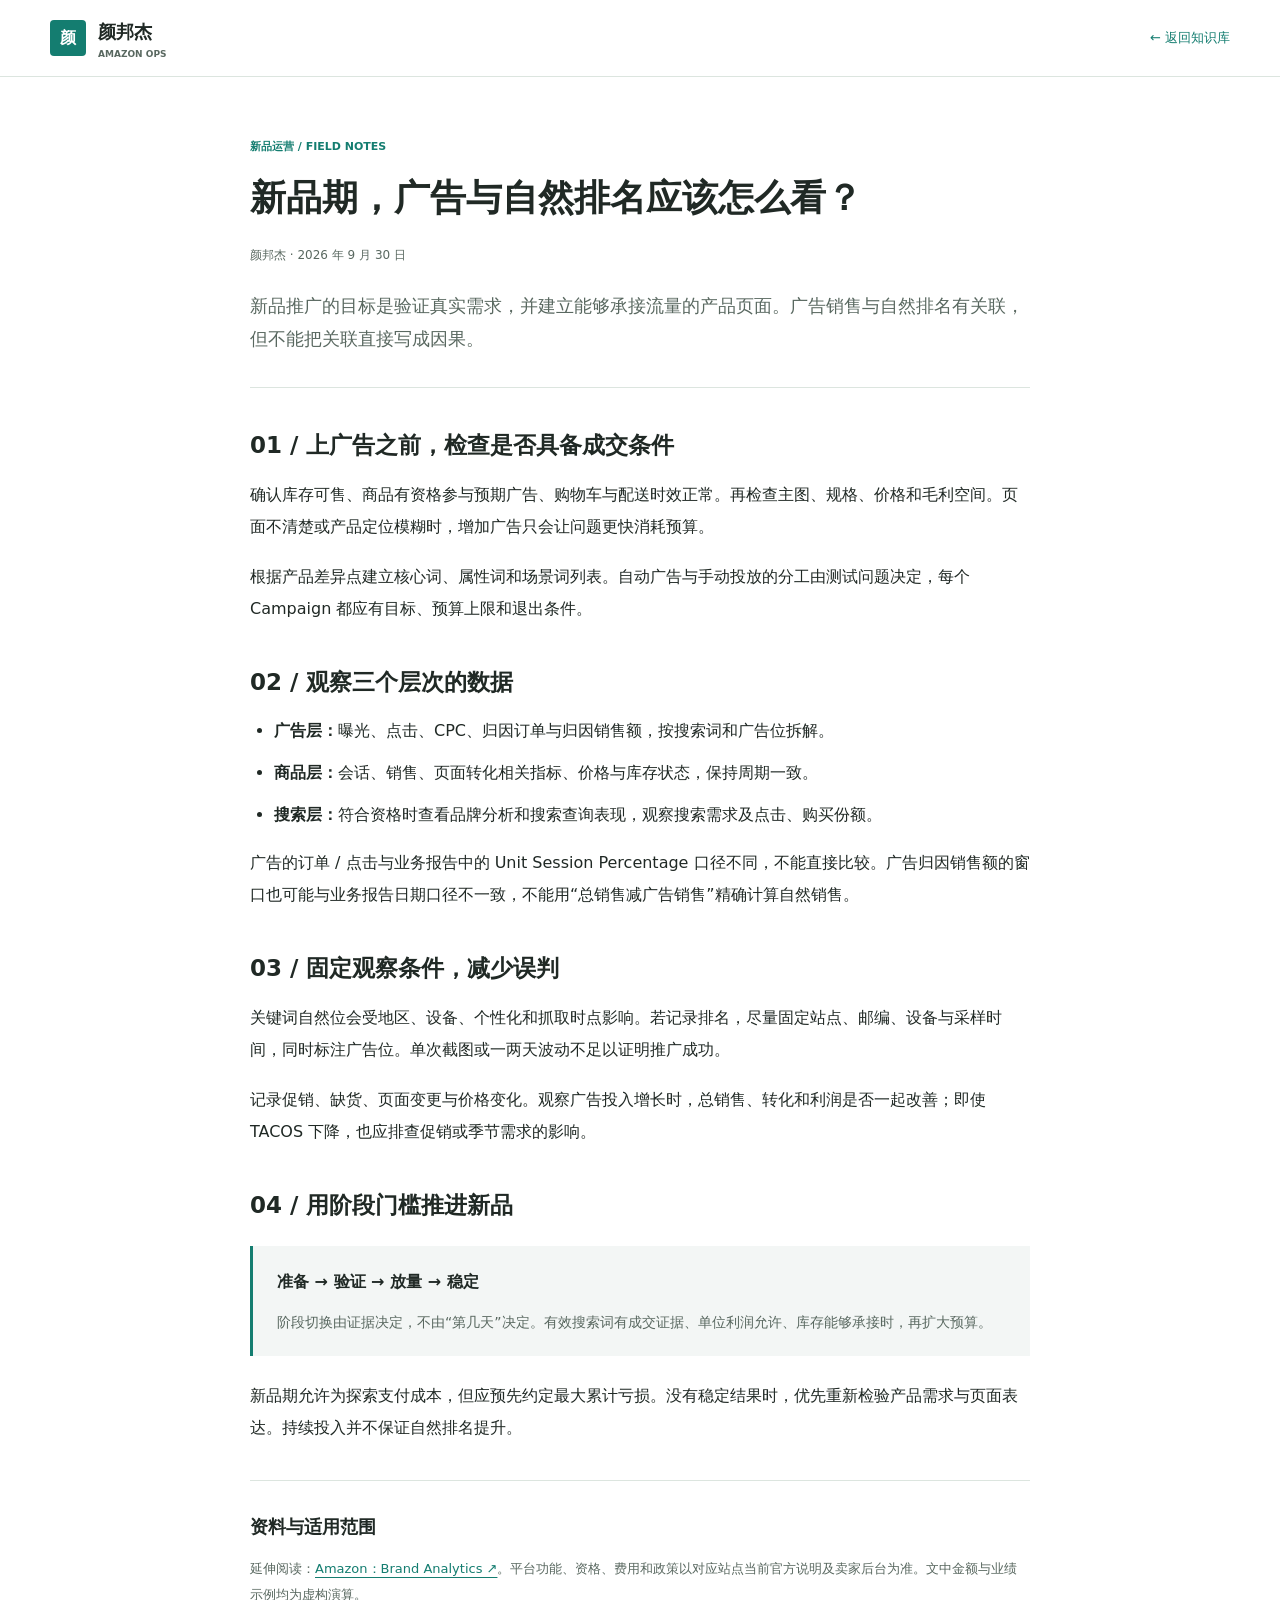
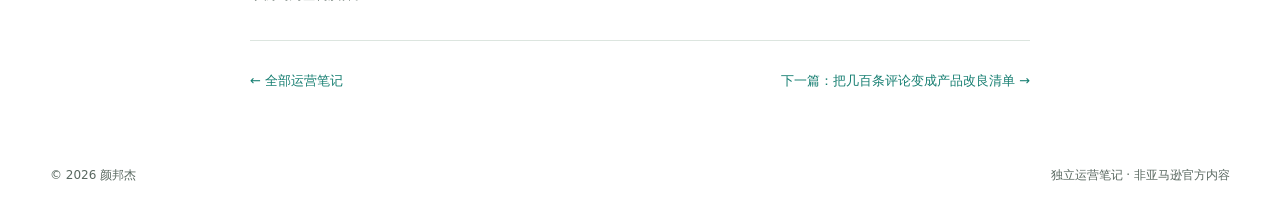
<file: posts/natural-rank.html>
<!DOCTYPE html>
<html lang="zh-CN">
<head>
  <meta charset="UTF-8" />
  <meta name="viewport" content="width=device-width, initial-scale=1.0" />
  <meta name="author" content="颜邦杰" />
  <meta name="description" content="新品推广的目标是验证真实需求，并建立能够承接流量的产品页面。广告销售与自然排名有关联，但不能把关联直接写成因果。" />
  <title>新品期，广告与自然排名应该怎么看？ | 颜邦杰</title>
  <link rel="icon" href="../assets/favicon.svg" type="image/svg+xml" />
  <link rel="stylesheet" href="../styles.css" />
  <link rel="stylesheet" href="post.css" />
</head>
<body>
  <header class="site-header"><div class="container nav-wrap"><a class="brand" href="../index.html"><span class="brand-mark">颜</span><span class="brand-text">颜邦杰 <small>AMAZON OPS</small></span></a><a class="back-link" href="../index.html#blog">← 返回知识库</a></div></header>
  <main class="article-wrap">
    <article>
      <header class="article-header"><div class="eyebrow">新品运营 / FIELD NOTES</div><h1>新品期，广告与自然排名应该怎么看？</h1><p class="article-meta">颜邦杰 · <time datetime="2026-09-30">2026 年 9 月 30 日</time></p><p class="article-lead">新品推广的目标是验证真实需求，并建立能够承接流量的产品页面。广告销售与自然排名有关联，但不能把关联直接写成因果。</p></header>
      <div class="article-body">
<h2>01 / 上广告之前，检查是否具备成交条件</h2>
<p>确认库存可售、商品有资格参与预期广告、购物车与配送时效正常。再检查主图、规格、价格和毛利空间。页面不清楚或产品定位模糊时，增加广告只会让问题更快消耗预算。</p>
<p>根据产品差异点建立核心词、属性词和场景词列表。自动广告与手动投放的分工由测试问题决定，每个 Campaign 都应有目标、预算上限和退出条件。</p>
<h2>02 / 观察三个层次的数据</h2>
<ul><li><strong>广告层：</strong>曝光、点击、CPC、归因订单与归因销售额，按搜索词和广告位拆解。</li><li><strong>商品层：</strong>会话、销售、页面转化相关指标、价格与库存状态，保持周期一致。</li><li><strong>搜索层：</strong>符合资格时查看品牌分析和搜索查询表现，观察搜索需求及点击、购买份额。</li></ul>
<p>广告的订单 / 点击与业务报告中的 Unit Session Percentage 口径不同，不能直接比较。广告归因销售额的窗口也可能与业务报告日期口径不一致，不能用“总销售减广告销售”精确计算自然销售。</p>
<h2>03 / 固定观察条件，减少误判</h2>
<p>关键词自然位会受地区、设备、个性化和抓取时点影响。若记录排名，尽量固定站点、邮编、设备与采样时间，同时标注广告位。单次截图或一两天波动不足以证明推广成功。</p>
<p>记录促销、缺货、页面变更与价格变化。观察广告投入增长时，总销售、转化和利润是否一起改善；即使 TACOS 下降，也应排查促销或季节需求的影响。</p>
<h2>04 / 用阶段门槛推进新品</h2>
<div class="callout"><strong>准备 → 验证 → 放量 → 稳定</strong><p>阶段切换由证据决定，不由“第几天”决定。有效搜索词有成交证据、单位利润允许、库存能够承接时，再扩大预算。</p></div>
<p>新品期允许为探索支付成本，但应预先约定最大累计亏损。没有稳定结果时，优先重新检验产品需求与页面表达。持续投入并不保证自然排名提升。</p>

        <section class="article-source"><h2>资料与适用范围</h2><p>延伸阅读：<a href="https://sell.amazon.com/tools/amazon-brand-analytics" target="_blank" rel="noopener noreferrer">Amazon：Brand Analytics ↗</a>。平台功能、资格、费用和政策以对应站点当前官方说明及卖家后台为准。文中金额与业绩示例均为虚构演算。</p></section>
      </div>
    </article>
    <nav class="article-nav" aria-label="文章导航"><a href="../index.html#blog">← 全部运营笔记</a><a href="review-insight.html">下一篇：把几百条评论变成产品改良清单 →</a></nav>
  </main>
  <footer><div class="container footer-wrap"><span>© 2026 颜邦杰</span><span>独立运营笔记 · 非亚马逊官方内容</span></div></footer>
</body>
</html>
</file>
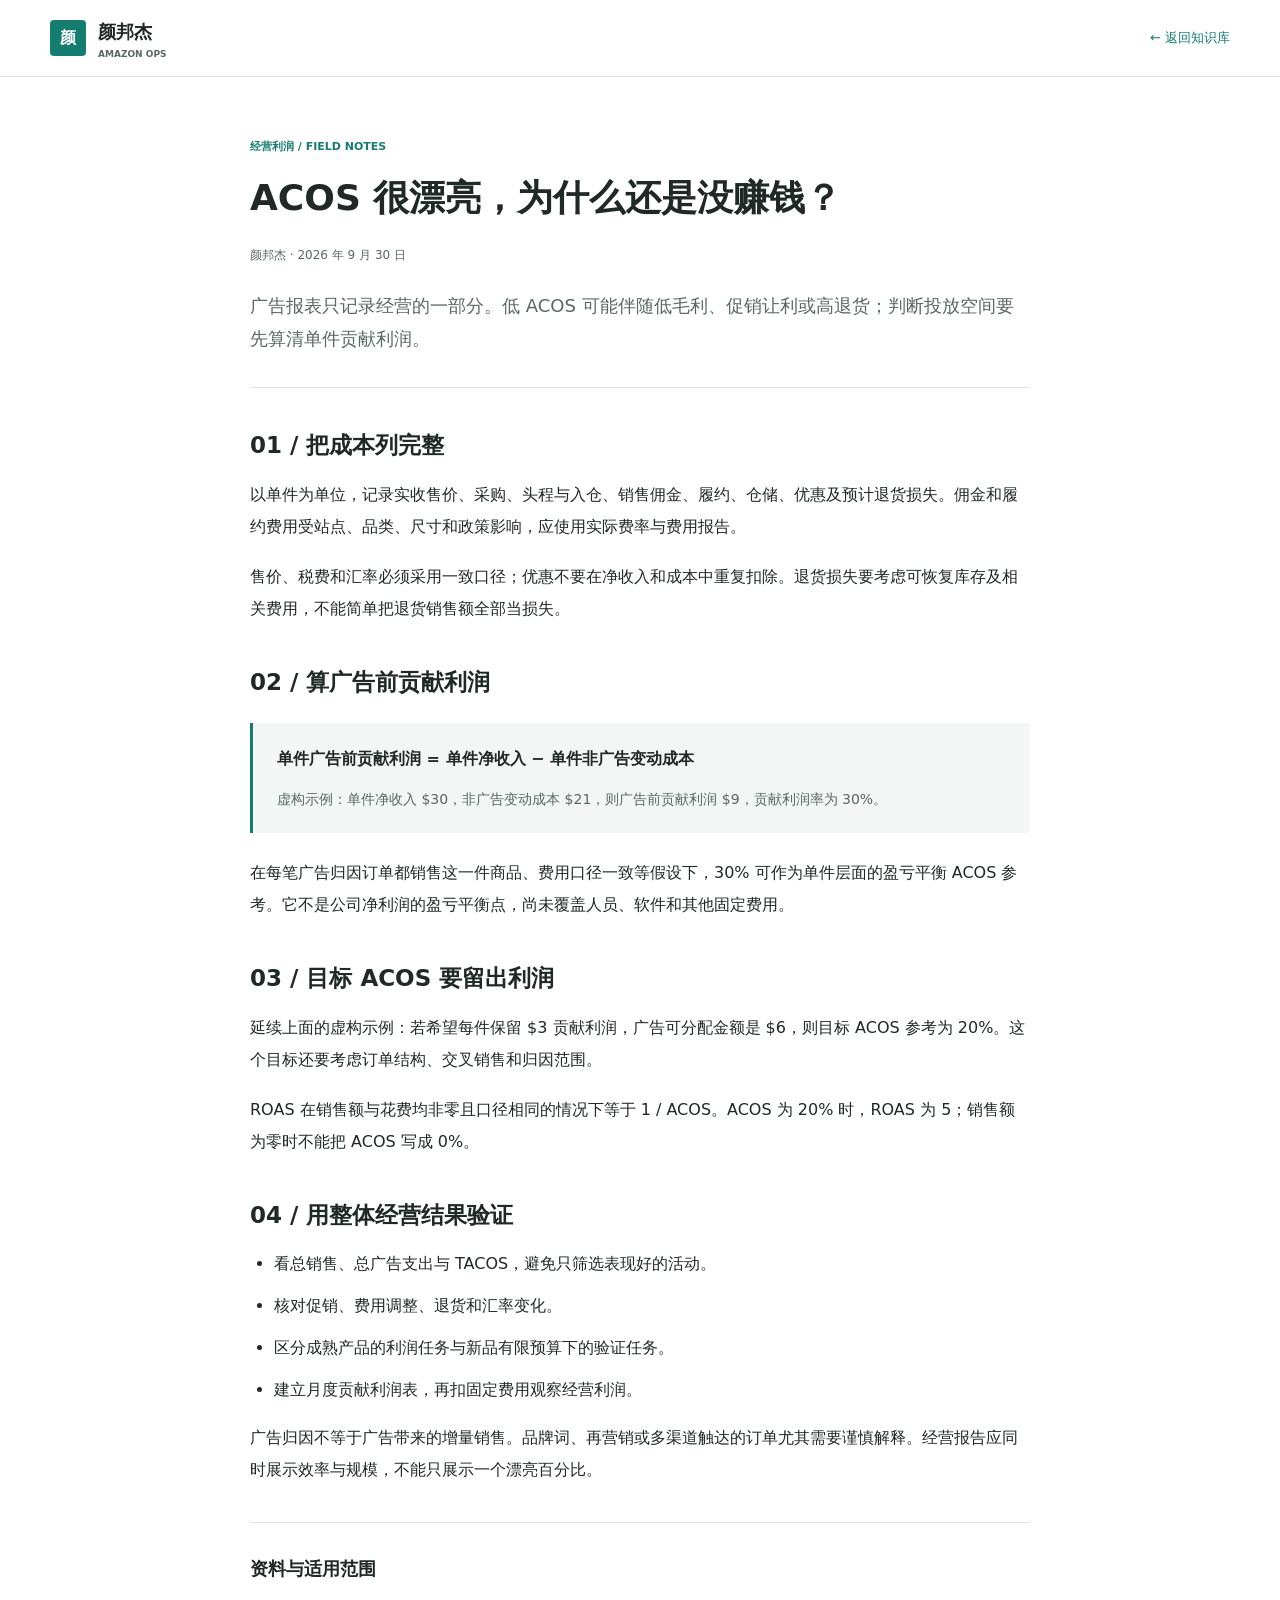
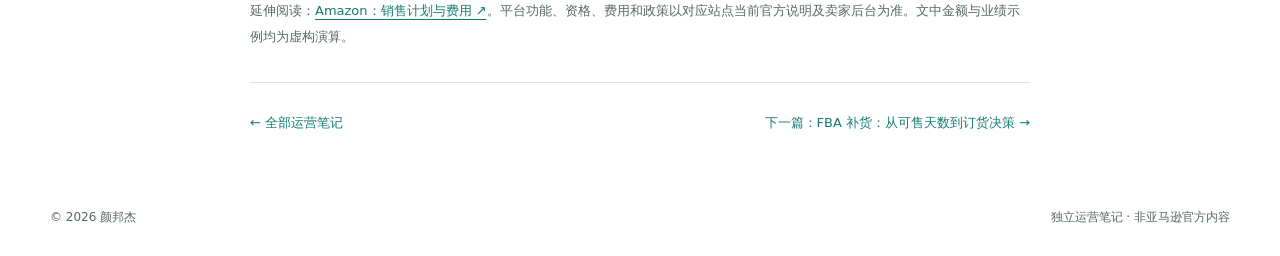
<file: posts/profit-model.html>
<!DOCTYPE html>
<html lang="zh-CN">
<head>
  <meta charset="UTF-8" />
  <meta name="viewport" content="width=device-width, initial-scale=1.0" />
  <meta name="author" content="颜邦杰" />
  <meta name="description" content="广告报表只记录经营的一部分。低 ACOS 可能伴随低毛利、促销让利或高退货；判断投放空间要先算清单件贡献利润。" />
  <title>ACOS 很漂亮，为什么还是没赚钱？ | 颜邦杰</title>
  <link rel="icon" href="../assets/favicon.svg" type="image/svg+xml" />
  <link rel="stylesheet" href="../styles.css" />
  <link rel="stylesheet" href="post.css" />
</head>
<body>
  <header class="site-header"><div class="container nav-wrap"><a class="brand" href="../index.html"><span class="brand-mark">颜</span><span class="brand-text">颜邦杰 <small>AMAZON OPS</small></span></a><a class="back-link" href="../index.html#blog">← 返回知识库</a></div></header>
  <main class="article-wrap">
    <article>
      <header class="article-header"><div class="eyebrow">经营利润 / FIELD NOTES</div><h1>ACOS 很漂亮，为什么还是没赚钱？</h1><p class="article-meta">颜邦杰 · <time datetime="2026-09-30">2026 年 9 月 30 日</time></p><p class="article-lead">广告报表只记录经营的一部分。低 ACOS 可能伴随低毛利、促销让利或高退货；判断投放空间要先算清单件贡献利润。</p></header>
      <div class="article-body">
<h2>01 / 把成本列完整</h2>
<p>以单件为单位，记录实收售价、采购、头程与入仓、销售佣金、履约、仓储、优惠及预计退货损失。佣金和履约费用受站点、品类、尺寸和政策影响，应使用实际费率与费用报告。</p>
<p>售价、税费和汇率必须采用一致口径；优惠不要在净收入和成本中重复扣除。退货损失要考虑可恢复库存及相关费用，不能简单把退货销售额全部当损失。</p>
<h2>02 / 算广告前贡献利润</h2>
<div class="callout"><strong>单件广告前贡献利润 = 单件净收入 − 单件非广告变动成本</strong><p>虚构示例：单件净收入 $30，非广告变动成本 $21，则广告前贡献利润 $9，贡献利润率为 30%。</p></div>
<p>在每笔广告归因订单都销售这一件商品、费用口径一致等假设下，30% 可作为单件层面的盈亏平衡 ACOS 参考。它不是公司净利润的盈亏平衡点，尚未覆盖人员、软件和其他固定费用。</p>
<h2>03 / 目标 ACOS 要留出利润</h2>
<p>延续上面的虚构示例：若希望每件保留 $3 贡献利润，广告可分配金额是 $6，则目标 ACOS 参考为 20%。这个目标还要考虑订单结构、交叉销售和归因范围。</p>
<p>ROAS 在销售额与花费均非零且口径相同的情况下等于 1 / ACOS。ACOS 为 20% 时，ROAS 为 5；销售额为零时不能把 ACOS 写成 0%。</p>
<h2>04 / 用整体经营结果验证</h2>
<ul><li>看总销售、总广告支出与 TACOS，避免只筛选表现好的活动。</li><li>核对促销、费用调整、退货和汇率变化。</li><li>区分成熟产品的利润任务与新品有限预算下的验证任务。</li><li>建立月度贡献利润表，再扣固定费用观察经营利润。</li></ul>
<p>广告归因不等于广告带来的增量销售。品牌词、再营销或多渠道触达的订单尤其需要谨慎解释。经营报告应同时展示效率与规模，不能只展示一个漂亮百分比。</p>

        <section class="article-source"><h2>资料与适用范围</h2><p>延伸阅读：<a href="https://sell.amazon.com/pricing" target="_blank" rel="noopener noreferrer">Amazon：销售计划与费用 ↗</a>。平台功能、资格、费用和政策以对应站点当前官方说明及卖家后台为准。文中金额与业绩示例均为虚构演算。</p></section>
      </div>
    </article>
    <nav class="article-nav" aria-label="文章导航"><a href="../index.html#blog">← 全部运营笔记</a><a href="inventory-planning.html">下一篇：FBA 补货：从可售天数到订货决策 →</a></nav>
  </main>
  <footer><div class="container footer-wrap"><span>© 2026 颜邦杰</span><span>独立运营笔记 · 非亚马逊官方内容</span></div></footer>
</body>
</html>
</file>
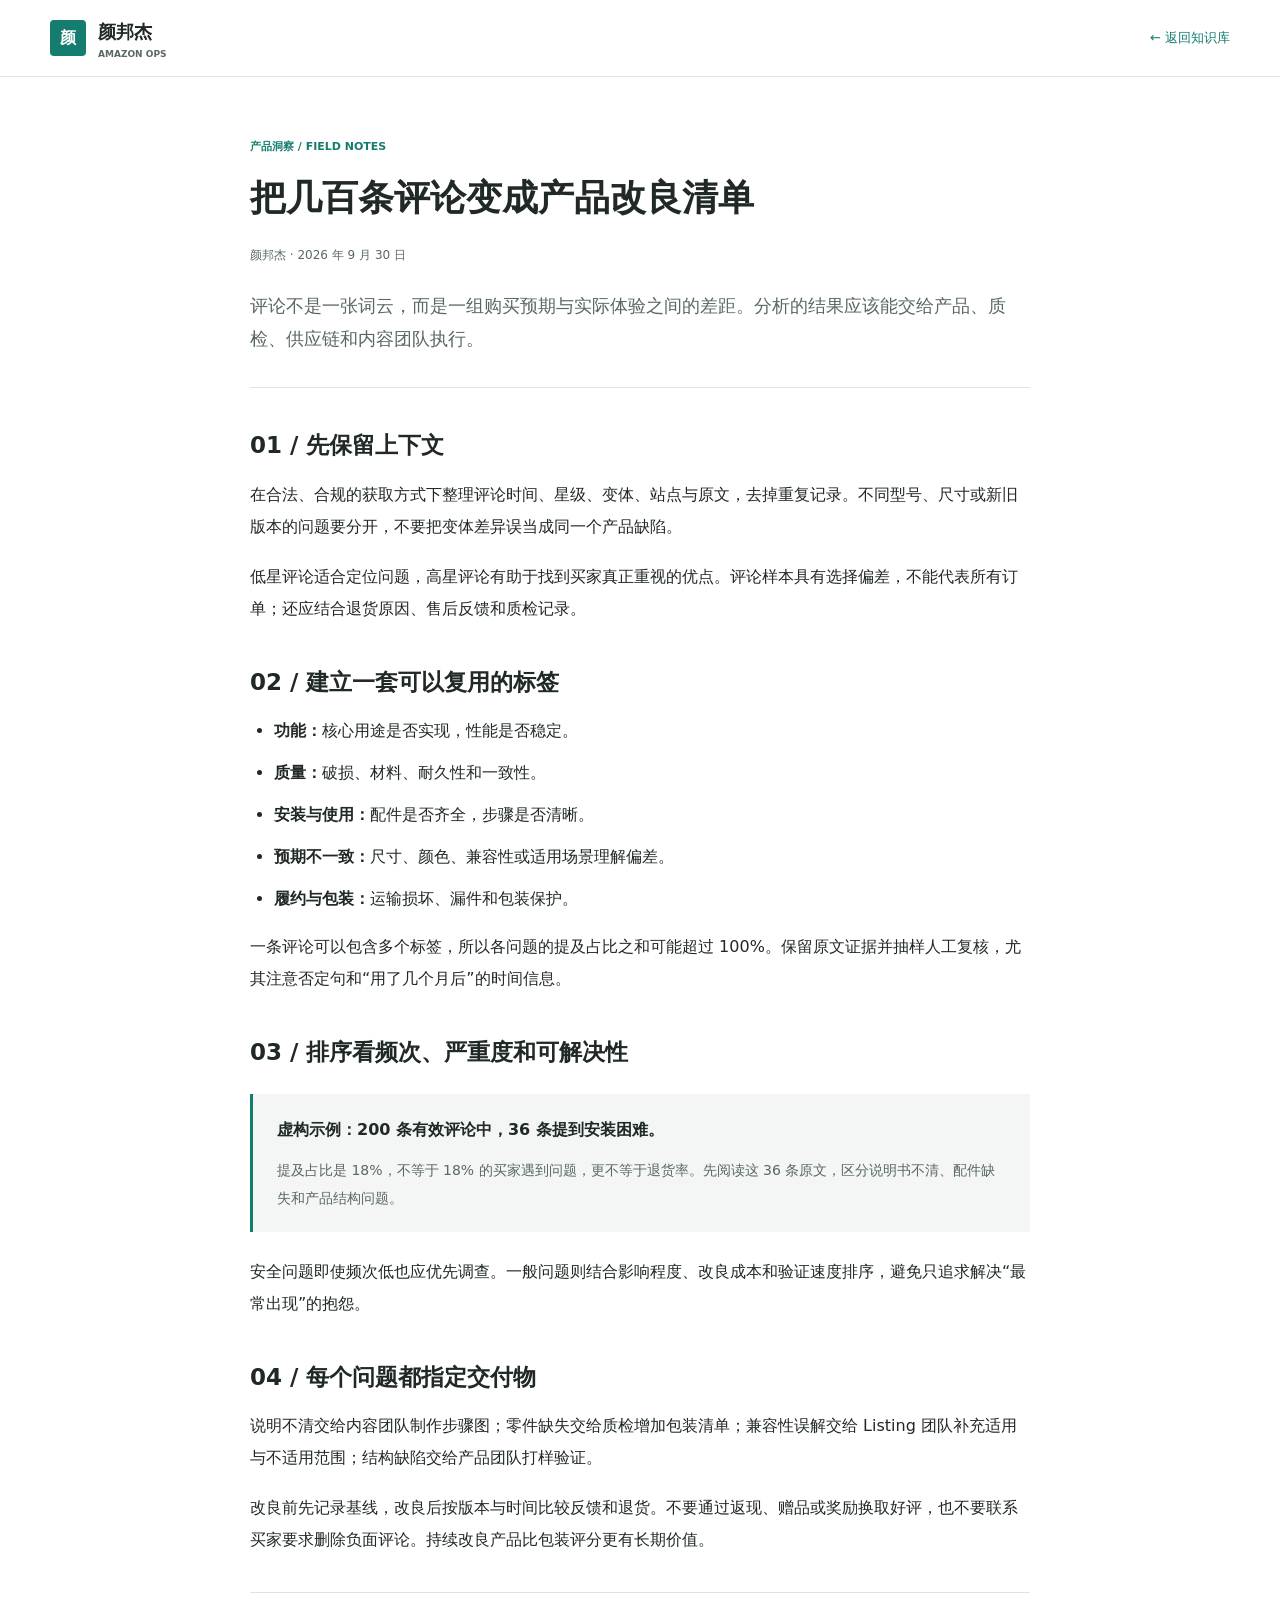
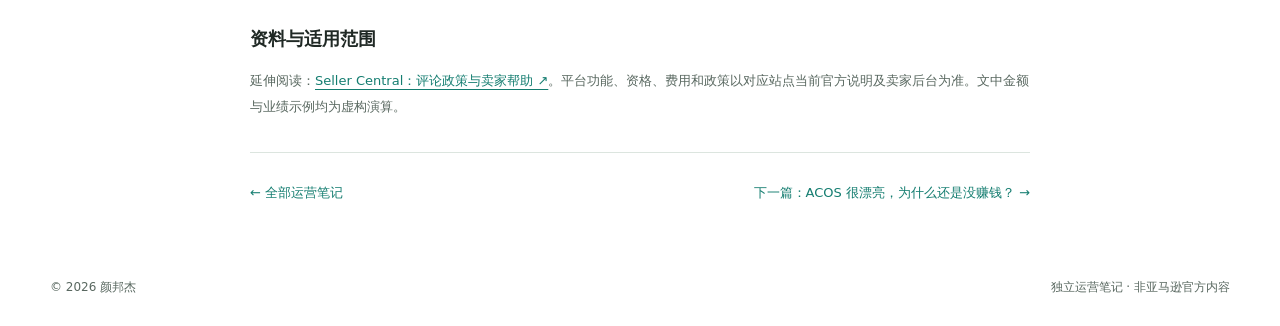
<file: posts/review-insight.html>
<!DOCTYPE html>
<html lang="zh-CN">
<head>
  <meta charset="UTF-8" />
  <meta name="viewport" content="width=device-width, initial-scale=1.0" />
  <meta name="author" content="颜邦杰" />
  <meta name="description" content="评论不是一张词云，而是一组购买预期与实际体验之间的差距。分析的结果应该能交给产品、质检、供应链和内容团队执行。" />
  <title>把几百条评论变成产品改良清单 | 颜邦杰</title>
  <link rel="icon" href="../assets/favicon.svg" type="image/svg+xml" />
  <link rel="stylesheet" href="../styles.css" />
  <link rel="stylesheet" href="post.css" />
</head>
<body>
  <header class="site-header"><div class="container nav-wrap"><a class="brand" href="../index.html"><span class="brand-mark">颜</span><span class="brand-text">颜邦杰 <small>AMAZON OPS</small></span></a><a class="back-link" href="../index.html#blog">← 返回知识库</a></div></header>
  <main class="article-wrap">
    <article>
      <header class="article-header"><div class="eyebrow">产品洞察 / FIELD NOTES</div><h1>把几百条评论变成产品改良清单</h1><p class="article-meta">颜邦杰 · <time datetime="2026-09-30">2026 年 9 月 30 日</time></p><p class="article-lead">评论不是一张词云，而是一组购买预期与实际体验之间的差距。分析的结果应该能交给产品、质检、供应链和内容团队执行。</p></header>
      <div class="article-body">
<h2>01 / 先保留上下文</h2>
<p>在合法、合规的获取方式下整理评论时间、星级、变体、站点与原文，去掉重复记录。不同型号、尺寸或新旧版本的问题要分开，不要把变体差异误当成同一个产品缺陷。</p>
<p>低星评论适合定位问题，高星评论有助于找到买家真正重视的优点。评论样本具有选择偏差，不能代表所有订单；还应结合退货原因、售后反馈和质检记录。</p>
<h2>02 / 建立一套可以复用的标签</h2>
<ul><li><strong>功能：</strong>核心用途是否实现，性能是否稳定。</li><li><strong>质量：</strong>破损、材料、耐久性和一致性。</li><li><strong>安装与使用：</strong>配件是否齐全，步骤是否清晰。</li><li><strong>预期不一致：</strong>尺寸、颜色、兼容性或适用场景理解偏差。</li><li><strong>履约与包装：</strong>运输损坏、漏件和包装保护。</li></ul>
<p>一条评论可以包含多个标签，所以各问题的提及占比之和可能超过 100%。保留原文证据并抽样人工复核，尤其注意否定句和“用了几个月后”的时间信息。</p>
<h2>03 / 排序看频次、严重度和可解决性</h2>
<div class="callout"><strong>虚构示例：200 条有效评论中，36 条提到安装困难。</strong><p>提及占比是 18%，不等于 18% 的买家遇到问题，更不等于退货率。先阅读这 36 条原文，区分说明书不清、配件缺失和产品结构问题。</p></div>
<p>安全问题即使频次低也应优先调查。一般问题则结合影响程度、改良成本和验证速度排序，避免只追求解决“最常出现”的抱怨。</p>
<h2>04 / 每个问题都指定交付物</h2>
<p>说明不清交给内容团队制作步骤图；零件缺失交给质检增加包装清单；兼容性误解交给 Listing 团队补充适用与不适用范围；结构缺陷交给产品团队打样验证。</p>
<p>改良前先记录基线，改良后按版本与时间比较反馈和退货。不要通过返现、赠品或奖励换取好评，也不要联系买家要求删除负面评论。持续改良产品比包装评分更有长期价值。</p>

        <section class="article-source"><h2>资料与适用范围</h2><p>延伸阅读：<a href="https://sellercentral.amazon.com/help/hub" target="_blank" rel="noopener noreferrer">Seller Central：评论政策与卖家帮助 ↗</a>。平台功能、资格、费用和政策以对应站点当前官方说明及卖家后台为准。文中金额与业绩示例均为虚构演算。</p></section>
      </div>
    </article>
    <nav class="article-nav" aria-label="文章导航"><a href="../index.html#blog">← 全部运营笔记</a><a href="profit-model.html">下一篇：ACOS 很漂亮，为什么还是没赚钱？ →</a></nav>
  </main>
  <footer><div class="container footer-wrap"><span>© 2026 颜邦杰</span><span>独立运营笔记 · 非亚马逊官方内容</span></div></footer>
</body>
</html>
</file>
<file: styles.css>
:root{--bg:#fff;--bg2:#f3f6f5;--text:#202925;--muted:#596860;--line:#dce5df;--accent:#147d70;--accent-ink:#fff;--panel:#fff;--max:1180px;color-scheme:light}
*{box-sizing:border-box}html{scroll-behavior:smooth;scroll-padding-top:90px}body{margin:0;font-family:"PingFang SC","Microsoft YaHei",system-ui,sans-serif;background:var(--bg);color:var(--text);line-height:1.8;letter-spacing:0}a{color:inherit;text-decoration:none}button{font:inherit}[hidden]{display:none!important}img{max-width:100%}.container{width:min(var(--max),calc(100% - 48px));margin:auto}.section{padding:76px 0}.band{background:var(--bg2)}.compact{padding:0}.site-header{position:sticky;top:0;z-index:50;background:var(--bg);border-bottom:1px solid var(--line)}.nav-wrap{min-height:76px;display:flex;align-items:center;justify-content:space-between;gap:24px}.brand{display:flex;align-items:center;gap:12px;font-weight:700;white-space:nowrap}.brand-mark{display:grid;place-items:center;width:36px;height:36px;background:var(--accent);color:#fff;border-radius:4px}.brand-text{font-size:18px}.brand-text small{display:block;font-size:9px;line-height:1.2;color:var(--muted)}.nav{display:flex;gap:22px}.nav a{font-size:13px;color:var(--muted)}.nav a:hover{color:var(--accent)}.nav-actions{display:flex;gap:8px}.icon-btn,.menu-btn{width:36px;height:36px;border:1px solid var(--line);border-radius:4px;color:var(--text);background:var(--bg);cursor:pointer;flex-shrink:0}.menu-btn{display:none}a:focus-visible,button:focus-visible{outline:3px solid var(--accent);outline-offset:4px}.hero{position:relative;padding:76px 0 60px;min-height:510px;background:#1b302a url('assets/warehouse.jpg') center 52%/cover;color:#fff}.hero:before{content:"";position:absolute;inset:0;background:rgba(8,25,18,.72)}.hero-copy{position:relative;z-index:1}.eyebrow{font-size:11px;font-weight:700;color:var(--accent);margin-bottom:14px}.hero .eyebrow{color:#b4e5d9}.hero h1{font-size:68px;line-height:1.2;margin:0 0 16px}.hero-subtitle{font-size:22px;margin:0 0 20px;font-weight:600}.hero-desc{max-width:670px;font-size:17px;margin:0 0 28px;color:#e0e9e3}.hero-actions,.contact-actions{display:flex;gap:12px;flex-wrap:wrap}.btn{display:inline-flex;align-items:center;justify-content:center;min-height:46px;padding:10px 20px;border-radius:4px;font-weight:600;font-size:14px;border:1px solid transparent;transition:background .2s;overflow-wrap:anywhere}.btn-primary{background:var(--accent);color:var(--accent-ink)}.btn-primary:hover{background:#11685d}.btn-ghost{border-color:var(--line)}.hero .btn-ghost{border-color:#c4d1c7}.hero-tags{display:flex;gap:18px;flex-wrap:wrap;margin-top:28px;font-size:12px;color:#d5e4da}.hero-caption{position:absolute;right:24px;bottom:14px;font-size:11px;color:#d5e4da}.stat-grid{display:grid;grid-template-columns:repeat(4,minmax(0,1fr));border-bottom:1px solid var(--line)}.stat-card{padding:25px 20px}.stat-card:first-child{padding-left:0}.stat-card+.stat-card{border-left:1px solid var(--line)}.stat-num{font-size:10px;color:var(--accent);font-weight:700}.stat-card strong{display:block;font-size:17px;margin:8px 0 4px}.stat-card p{margin:0;color:var(--muted);font-size:13px}.two-col{display:grid;grid-template-columns:.8fr 1.2fr;gap:65px}.section-head h2{font-size:32px;line-height:1.5;margin:0;font-weight:700}.about-copy{font-size:16px;color:var(--muted)}.about-copy p{margin:0 0 16px}.quote{margin-top:26px;padding:12px 20px;border-left:3px solid var(--accent);color:var(--text);font-weight:600}.inline-head{display:flex;align-items:end;justify-content:space-between;gap:32px;margin-bottom:30px}.inline-head p{margin:0;max-width:420px;color:var(--muted);font-size:13px}.card-grid{display:grid;gap:16px}.card-grid.three{grid-template-columns:repeat(3,minmax(0,1fr))}.info-card,.post-card{border:1px solid var(--line);background:var(--panel);border-radius:6px}.info-card{padding:24px}.card-icon{color:var(--accent);font-family:ui-monospace,monospace;font-size:12px;margin-bottom:20px}.info-card h3{margin:0 0 10px;font-size:18px}.info-card p{color:var(--muted);font-size:14px;margin:0 0 20px}.mini-tags{display:flex;gap:10px;flex-wrap:wrap;color:var(--accent);font-size:11px}.project-list{border-top:1px solid var(--line)}.project{display:grid;grid-template-columns:44px minmax(0,1fr) auto;gap:24px;align-items:start;padding:32px 0;border-bottom:1px solid var(--line)}.project-index{color:var(--accent);font-family:ui-monospace,monospace;font-size:13px}.project h3{margin:8px 0 12px;font-size:21px}.project p{margin:0;color:var(--muted);font-size:14px}.case-label{font-size:12px;color:var(--accent)}.project-tag{font-size:11px;color:var(--muted)}.case-results{display:grid;grid-template-columns:repeat(3,minmax(0,1fr));gap:18px;margin:24px 0}.case-results strong{display:block;font-size:21px;color:var(--text);overflow-wrap:anywhere}.case-results span{font-size:12px;color:var(--muted)}.project .case-detail{font-size:12px}.playbook-grid{display:grid;grid-template-columns:repeat(3,minmax(0,1fr));gap:32px}.playbook-grid h3{font-size:17px;margin:0 0 18px}.formula-list,.phase-list{margin:0}.formula-list div,.phase-list div{padding:10px 0;border-bottom:1px solid var(--line)}dt{font-size:13px;font-weight:600}dd{margin:2px 0 0;color:var(--muted);font-size:13px}.check-list{padding-left:18px;margin:0;color:var(--muted);font-size:14px}.check-list li{padding:0 0 12px}.muted{color:var(--muted)}.small{font-size:12px}.blog-grid{display:grid;grid-template-columns:repeat(3,minmax(0,1fr));gap:16px}.post-card{padding:24px;display:flex;flex-direction:column;min-height:285px;transition:border-color .2s}.post-card:hover{border-color:var(--accent)}.post-meta{display:flex;align-items:center;justify-content:space-between;gap:12px;margin-bottom:28px;font-size:11px;color:var(--muted)}.post-meta span{color:var(--accent)}.post-card h3{font-size:20px;line-height:1.55;margin:0 0 12px}.post-card p{font-size:14px;color:var(--muted);margin:0 0 24px}.read-more{margin-top:auto;font-size:12px;font-weight:600;color:var(--accent)}.contact-box{display:flex;align-items:center;justify-content:space-between;gap:32px}.contact-box h2{margin:0 0 10px;font-size:28px}.contact-box p{margin:0;color:var(--muted);font-size:14px}footer{padding:28px 0;color:var(--muted);font-size:12px}.footer-wrap{display:flex;justify-content:space-between;gap:20px}body.dark{--bg:#171d1a;--bg2:#202824;--text:#e9efeb;--muted:#b0bfb5;--line:#3b4b41;--accent:#6ed5b7;--accent-ink:#14231b;--panel:#171d1a;color-scheme:dark}body.dark .btn-primary:hover{background:#9de1cb}
@media(max-width:960px){.nav{position:absolute;display:none;flex-direction:column;top:76px;left:24px;right:24px;background:var(--bg);padding:20px;border:1px solid var(--line);border-radius:4px}.nav.open{display:flex}.menu-btn{display:block}.card-grid.three,.blog-grid{grid-template-columns:repeat(2,minmax(0,1fr))}.two-col{grid-template-columns:1fr;gap:24px}.playbook-grid{grid-template-columns:1fr;gap:28px}.project{grid-template-columns:30px minmax(0,1fr)}.project-tag{grid-column:2}.case-results strong{font-size:18px}.contact-box{align-items:flex-start;flex-direction:column}.hero-subtitle{font-size:20px}}
@media(max-width:640px){.container{width:calc(100% - 32px)}.section{padding:52px 0}.compact{padding:0}.hero{min-height:480px;padding:56px 0}.hero h1{font-size:52px}.hero-subtitle{font-size:17px}.hero-desc{font-size:15px}.hero .eyebrow{font-size:9px}.hero-tags{gap:8px 16px}.stat-grid{grid-template-columns:repeat(2,minmax(0,1fr))}.stat-card{padding:20px 12px}.stat-card:nth-child(odd){padding-left:0;border-left:0}.stat-card:nth-child(n+3){border-top:1px solid var(--line)}.stat-card strong{font-size:16px}.section-head h2{font-size:27px}.inline-head{align-items:flex-start;flex-direction:column;gap:14px}.card-grid.three,.blog-grid{grid-template-columns:1fr}.project{gap:12px}.project h3{font-size:19px}.case-results{grid-template-columns:1fr;gap:12px}.case-results div{display:flex;align-items:baseline;justify-content:space-between;gap:14px}.case-results strong{font-size:18px}.case-results span{font-size:11px;text-align:right}.contact-box h2{font-size:25px}.footer-wrap{flex-direction:column;gap:8px}.brand-text{font-size:16px}}
@media(prefers-reduced-motion:reduce){html{scroll-behavior:auto}*{transition:none!important}}
</file>
<file: posts/post.css>
.article-wrap{width:min(780px,calc(100% - 48px));margin:60px auto 0}.back-link{font-size:13px;color:var(--accent)}.article-header{padding-bottom:32px;border-bottom:1px solid var(--line)}.article-header h1{font-size:36px;line-height:1.5;margin:0 0 20px}.article-meta{font-size:12px;color:var(--muted)}.article-lead{font-size:18px;color:var(--muted);margin:24px 0 0}.article-body{font-size:16px;line-height:2}.article-body h2{font-size:23px;line-height:1.5;margin:40px 0 16px}.article-body p{margin:0 0 18px}.article-body li{margin-bottom:10px}.article-body ul{padding-left:24px}.callout{border-left:3px solid var(--accent);background:var(--bg2);padding:20px 24px;margin:24px 0}.callout p{font-size:14px;color:var(--muted);margin:10px 0 0}.article-source{padding-top:12px;margin-top:36px;border-top:1px solid var(--line)}.article-source h2{font-size:18px;margin-top:20px}.article-source p{font-size:13px;color:var(--muted)}.article-body a{color:var(--accent);text-decoration:underline;text-underline-offset:4px}.article-nav{display:flex;justify-content:space-between;gap:32px;padding:28px 0 44px;margin-top:32px;border-top:1px solid var(--line);font-size:13px;color:var(--accent)}.article-nav a{max-width:55%}@media(max-width:640px){.article-wrap{width:calc(100% - 32px);margin-top:36px}.article-header h1{font-size:28px}.article-lead{font-size:16px}.article-body{font-size:15px}.article-body h2{font-size:21px}.callout{padding:16px}.article-nav{flex-direction:column;gap:16px}.article-nav a{max-width:100%}.back-link{font-size:12px}}
</file>
